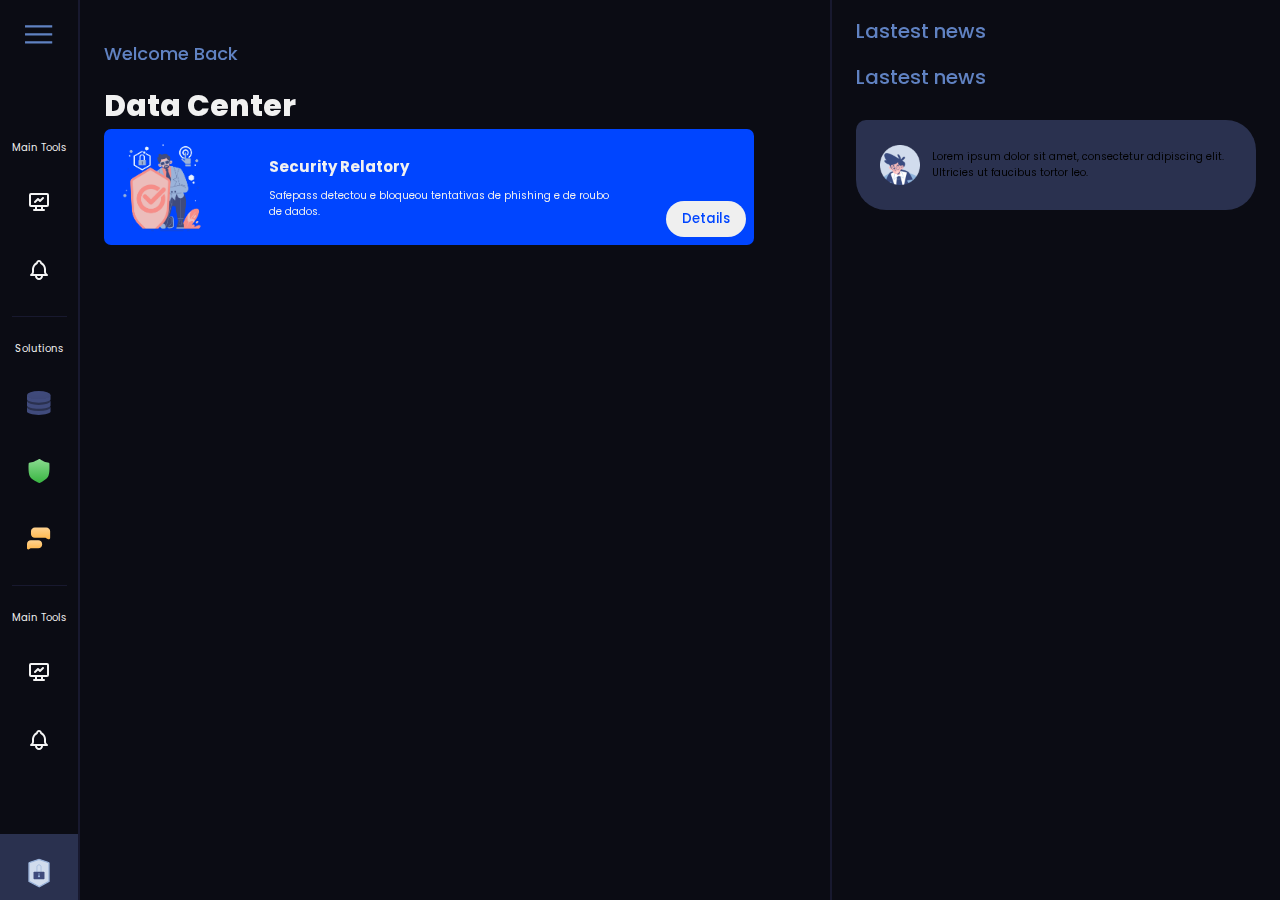
<file: Data-center.html>
<head>
    <meta charset="UTF-8">
    <meta http-equiv="X-UA-Compatible" content="IE=edge">
    <meta name="viewport" content="width=device-width, initial-scale=1.0">
    <link rel="stylesheet" href="./styles/style.css">
    <link rel="stylesheet" href="./styles/total.css">
    <link rel="stylesheet" href="./styles/Data-center.css">
    <link rel="stylesheet" href="./styles/header.css">
    <link rel="stylesheet" href="./styles/footer.css">
    <link rel="stylesheet" href="./svg.css">
    <!-- Font -->
    <link href="https://fonts.googleapis.com/css2?family=Poppins:wght@300;400;500;700;800&display=swap"
        rel="stylesheet">
    <!-- Font -->

    <link rel="apple-touch-icon" sizes="180x180" href="./image/favicon_io/apple-touch-icon.png">
    <link rel="icon" type="image/png" sizes="32x32" href="./image/favicon_io/favicon-32x32.png">
    <link rel="icon" type="image/png" sizes="16x16" href="./image/favicon_io/favicon-16x16.png">
    <title>App SafePass - Data Center</title>
</head>

<body>
    <div class="layout-Data">
        <div class="left_bar">
            <div class="ti_data">
                <h2 class="logo_comp">
                    Safepass
                </h2>

                <svg class="svg_arrow in_svg" width="30" height="20" viewBox="0 0 35 25" fill="none" xmlns="http://www.w3.org/2000/svg">
                    <path d="M0.0297852 2.97058H34.0298M0.0297852 12.9706H34.0298M0.0297852 22.9706H34.0298" stroke="#6082C2" stroke-width="3"/>
                    </svg>
                    
            </div>

            <div class="cont-tools">
                <div class="tools">
                    <ul class="l-tools main_to">
                        <p>Main Tools</p>

                        <li class="to_ic">
                            <svg width="24" height="24" viewBox="0 0 24 24" fill="none"
                                xmlns="http://www.w3.org/2000/svg">
                                <path
                                    d="M20 4H4C3.44772 4 3 4.44772 3 5V15C3 15.5523 3.44772 16 4 16H20C20.5523 16 21 15.5523 21 15V5C21 4.44772 20.5523 4 20 4Z"
                                    stroke="#F4F4F4" stroke-width="2" stroke-linecap="round" stroke-linejoin="round" />
                                <path d="M7 20H17" stroke="#F4F4F4" stroke-width="2" stroke-linecap="round"
                                    stroke-linejoin="round" />
                                <path d="M9 16V20" stroke="#F4F4F4" stroke-width="2" stroke-linecap="round"
                                    stroke-linejoin="round" />
                                <path d="M15 16V20" stroke="#F4F4F4" stroke-width="2" stroke-linecap="round"
                                    stroke-linejoin="round" />
                                <path d="M8 12L11 9L13 11L16 8" stroke="#F4F4F4" stroke-width="2" stroke-linecap="round"
                                    stroke-linejoin="round" />
                            </svg>

                            <p id="p_ic">Dashboard</p>
                        </li>

                        <li class="to_ic">
                            <svg width="24" height="24" viewBox="0 0 24 24" fill="none"
                                xmlns="http://www.w3.org/2000/svg">
                                <path
                                    d="M10 5C10 4.46957 10.2107 3.96086 10.5858 3.58579C10.9609 3.21071 11.4696 3 12 3C12.5304 3 13.0391 3.21071 13.4142 3.58579C13.7893 3.96086 14 4.46957 14 5C15.1484 5.54303 16.1274 6.38833 16.8321 7.4453C17.5367 8.50227 17.9404 9.73107 18 11V14C18.0753 14.6217 18.2954 15.2171 18.6428 15.7381C18.9902 16.2592 19.4551 16.6914 20 17H4C4.54494 16.6914 5.00981 16.2592 5.35719 15.7381C5.70457 15.2171 5.92474 14.6217 6 14V11C6.05956 9.73107 6.4633 8.50227 7.16795 7.4453C7.8726 6.38833 8.85159 5.54303 10 5"
                                    stroke="#F4F4F4" stroke-width="2" stroke-linecap="round" stroke-linejoin="round" />
                                <path
                                    d="M9 18C9 18.7956 9.31607 19.5587 9.87868 20.1213C10.4413 20.6839 11.2044 21 12 21C12.7956 21 13.5587 20.6839 14.1213 20.1213C14.6839 19.5587 15 18.7956 15 18"
                                    stroke="#F4F4F4" stroke-width="2" stroke-linejoin="round" />
                            </svg>
                            <p id="p_ic">Alert</p>
                        </li>

                    </ul>

                    <ul class="l-tools sol_to">
                        <p>Solutions</p>

                        <li class="to_ic">
                            <svg width="24" height="24" viewBox="0 0 24 24" fill="none"
                                xmlns="http://www.w3.org/2000/svg">
                                <path
                                    d="M23.5429 20.856C23.5429 22.2137 18.2726 24 11.7715 24C5.27033 24 0.000110626 22.2137 0.000110626 20.856C0.000110626 19.8581 0 16.4572 0 16.4572L11.7715 18.6263L23.5429 16.4572C23.5429 16.4572 23.5429 20.3153 23.5429 20.856Z"
                                    fill="#404B7C" />
                                <ellipse cx="11.7714" cy="16.2286" rx="11.7714" ry="3.88571" fill="#2A314F" />
                                <path
                                    d="M23.5429 14.6846C23.5429 16.0423 18.2726 17.8286 11.7715 17.8286C5.27033 17.8286 0.000110626 16.0423 0.000110626 14.6846C0.000110626 13.6867 0 10.2858 0 10.2858L11.7715 12.4549L23.5429 10.2858C23.5429 10.2858 23.5429 14.1439 23.5429 14.6846Z"
                                    fill="#404B7C" />
                                <ellipse cx="11.7714" cy="10.0571" rx="11.7714" ry="3.88571" fill="#2A314F" />
                                <path
                                    d="M23.5429 8.5131C23.5429 9.87078 18.2726 11.6571 11.7715 11.6571C5.27033 11.6571 0.000110626 9.87078 0.000110626 8.5131C0.000110626 7.51523 0 4.11426 0 4.11426L11.7715 6.28338L23.5429 4.11426C23.5429 4.11426 23.5429 7.97238 23.5429 8.5131Z"
                                    fill="#404B7C" />
                                <g filter="url(#filter0_i_380:499)">
                                    <ellipse cx="11.7714" cy="3.88571" rx="11.7714" ry="3.88571" fill="#404B7C" />
                                </g>
                                <defs>
                                    <filter id="filter0_i_380:499" x="0" y="-4" width="23.543" height="11.7715"
                                        filterUnits="userSpaceOnUse" color-interpolation-filters="sRGB">
                                        <feFlood flood-opacity="0" result="BackgroundImageFix" />
                                        <feBlend mode="normal" in="SourceGraphic" in2="BackgroundImageFix"
                                            result="shape" />
                                        <feColorMatrix in="SourceAlpha" type="matrix"
                                            values="0 0 0 0 0 0 0 0 0 0 0 0 0 0 0 0 0 0 127 0" result="hardAlpha" />
                                        <feOffset dy="-4" />
                                        <feGaussianBlur stdDeviation="2.5" />
                                        <feComposite in2="hardAlpha" operator="arithmetic" k2="-1" k3="1" />
                                        <feColorMatrix type="matrix"
                                            values="0 0 0 0 0 0 0 0 0 0 0 0 0 0 0 0 0 0 0.04 0" />
                                        <feBlend mode="normal" in2="shape" result="effect1_innerShadow_380:499" />
                                    </filter>
                                </defs>
                            </svg>



                            <p id="p_ic">Data Base</p>
                        </li>

                        <li class="to_ic">
                            <svg width="24" height="24" viewBox="0 0 24 24" fill="none" xmlns="http://www.w3.org/2000/svg">
                                <path d="M16.9249 2.58462C15.4376 1.84096 13.5878 0.63702 12.8135 0.121122C12.5873 -0.0296066 12.2964 -0.0405248 12.0598 0.0932398C11.1767 0.592377 8.95952 1.82722 7.31849 2.58462C5.74826 3.30934 3.38551 3.67616 2.30115 3.81438C1.96422 3.85733 1.69746 4.12301 1.67236 4.46174C1.51799 6.54522 1.12269 13.6952 2.66261 16.9649C4.48118 20.8262 11.0975 23.5186 12.2682 23.97C12.3833 24.0143 12.5071 24.0093 12.6186 23.9565C13.7388 23.4256 19.9746 20.3476 21.404 16.9649C22.7824 13.7029 22.502 6.57591 22.3842 4.47519C22.3649 4.13083 22.0965 3.85662 21.7545 3.81232C20.6751 3.67253 18.3672 3.30576 16.9249 2.58462Z" fill="url(#paint0_linear_380:501)"/>
                                <defs>
                                <linearGradient id="paint0_linear_380:501" x1="12.0002" y1="0" x2="12.0002" y2="24" gradientUnits="userSpaceOnUse">
                                <stop stop-color="#8ADB90"/>
                                <stop offset="1" stop-color="#38B541"/>
                                </linearGradient>
                                </defs>
                                </svg>
                                

                            <p id="p_ic">Alert</p>
                        </li>

                        <li class="to_ic">
                            <svg width="25" height="24" viewBox="0 0 25 24" fill="none"
                                xmlns="http://www.w3.org/2000/svg">
                                <path
                                    d="M4.15283 4C4.15283 1.79086 5.94369 0 8.15283 0H20.1132C22.3224 0 24.1132 1.79086 24.1132 4V10.6931V10.6931C24.1132 11.9861 22.6909 12.7744 21.5944 12.0891L20.0126 11.1005C19.5866 10.8342 19.0944 10.6931 18.5921 10.6931H8.15283C5.94369 10.6931 4.15283 8.90221 4.15283 6.69307V4Z"
                                    fill="url(#paint0_linear_186:493)" />
                                <path
                                    d="M15.7964 17.3069C15.7964 15.0977 14.0055 13.3069 11.7964 13.3069H3.99981C1.79067 13.3069 -0.00019302 15.0977 -0.00019302 17.3069V21.6754V21.6754C-0.00019302 22.683 1.11166 23.2942 1.96236 22.7541L2.95395 22.1247C3.41626 21.8312 3.95254 21.6754 4.50013 21.6754H11.7964C14.0055 21.6754 15.7964 19.8845 15.7964 17.6754V17.3069Z"
                                    fill="url(#paint1_linear_186:493)" />
                                <defs>
                                    <linearGradient id="paint0_linear_186:493" x1="14.133" y1="0" x2="14.133"
                                        y2="13.6634" gradientUnits="userSpaceOnUse">
                                        <stop stop-color="#FFD391" />
                                        <stop offset="1" stop-color="#FFB444" />
                                    </linearGradient>
                                    <linearGradient id="paint1_linear_186:493" x1="7.8981" y1="13.3069" x2="7.8981"
                                        y2="24" gradientUnits="userSpaceOnUse">
                                        <stop stop-color="#FFD391" />
                                        <stop offset="1" stop-color="#FFB444" />
                                    </linearGradient>
                                </defs>
                            </svg>


                            <p id="p_ic">Team</p>
                        </li>

                    </ul>

                    <ul class="l-tools other_to">
                        <p>Main Tools</p>

                        <li class="to_ic">
                            <svg width="24" height="24" viewBox="0 0 24 24" fill="none"
                                xmlns="http://www.w3.org/2000/svg">
                                <path
                                    d="M20 4H4C3.44772 4 3 4.44772 3 5V15C3 15.5523 3.44772 16 4 16H20C20.5523 16 21 15.5523 21 15V5C21 4.44772 20.5523 4 20 4Z"
                                    stroke="#F4F4F4" stroke-width="2" stroke-linecap="round" stroke-linejoin="round" />
                                <path d="M7 20H17" stroke="#F4F4F4" stroke-width="2" stroke-linecap="round"
                                    stroke-linejoin="round" />
                                <path d="M9 16V20" stroke="#F4F4F4" stroke-width="2" stroke-linecap="round"
                                    stroke-linejoin="round" />
                                <path d="M15 16V20" stroke="#F4F4F4" stroke-width="2" stroke-linecap="round"
                                    stroke-linejoin="round" />
                                <path d="M8 12L11 9L13 11L16 8" stroke="#F4F4F4" stroke-width="2" stroke-linecap="round"
                                    stroke-linejoin="round" />
                            </svg>

                            <p id="p_ic">Dashboard</p>
                        </li>

                        <li class="to_ic">
                            <svg width="24" height="24" viewBox="0 0 24 24" fill="none"
                                xmlns="http://www.w3.org/2000/svg">
                                <path
                                    d="M10 5C10 4.46957 10.2107 3.96086 10.5858 3.58579C10.9609 3.21071 11.4696 3 12 3C12.5304 3 13.0391 3.21071 13.4142 3.58579C13.7893 3.96086 14 4.46957 14 5C15.1484 5.54303 16.1274 6.38833 16.8321 7.4453C17.5367 8.50227 17.9404 9.73107 18 11V14C18.0753 14.6217 18.2954 15.2171 18.6428 15.7381C18.9902 16.2592 19.4551 16.6914 20 17H4C4.54494 16.6914 5.00981 16.2592 5.35719 15.7381C5.70457 15.2171 5.92474 14.6217 6 14V11C6.05956 9.73107 6.4633 8.50227 7.16795 7.4453C7.8726 6.38833 8.85159 5.54303 10 5"
                                    stroke="#F4F4F4" stroke-width="2" stroke-linecap="round" stroke-linejoin="round" />
                                <path
                                    d="M9 18C9 18.7956 9.31607 19.5587 9.87868 20.1213C10.4413 20.6839 11.2044 21 12 21C12.7956 21 13.5587 20.6839 14.1213 20.1213C14.6839 19.5587 15 18.7956 15 18"
                                    stroke="#F4F4F4" stroke-width="2" stroke-linejoin="round" />
                            </svg>
                            <p id="p_ic">Alert</p>
                        </li>

                    </ul>
                </div>


            </div>

            <div class="footer_data-left">
                <div class="img-user">
                    <img src="./image/Logo.svg" alt="">
                </div>

                <div class="user-data">
                    <h3>Savio André</h3>
                    <p class="fo-na">Front-End</p>
                </div>
            </div>
        </div>

        <div class="main_content">
            <div class="title_data">
                <h2 class="sty">
                    Welcome Back
                </h2>

                <h1 class="d_title">
                    Data Center
                </h1>
            </div>

            <div class="alert">
                <div class="img">
                    <img src="./image/Secure.png" alt="" class="jks">
                </div>

                <div class="main_alert">
                    <h2 class="ht">
                        Security Relatory
                    </h2>

                    <p class="p">
                        Safepass detectou e bloqueou tentativas de phishing e de roubo de dados.
                    </p>


                </div>

                <div class="btn">
                    <button class="btn_details">Details</button>
                </div>
            </div>
        </div>

        <div class="rigth_bar">
            <div class="news">
                <div class="ti_newd">
                    <h2 class="sty">Lastest news</h2>
                    <h2 class="sty">Lastest news</h2>
                </div>

                <div class="news_cont">
                    <img src="./image/Chat.png" alt="">

                    <div class="txt_news">
                        <p>Lorem ipsum dolor sit amet, consectetur adipiscing elit. Ultricies ut faucibus tortor leo.
                        </p>
                    </div>
                </div>
            </div>
        </div>
    </div>

    <script src="./data.js"></script>
</body>
</file>
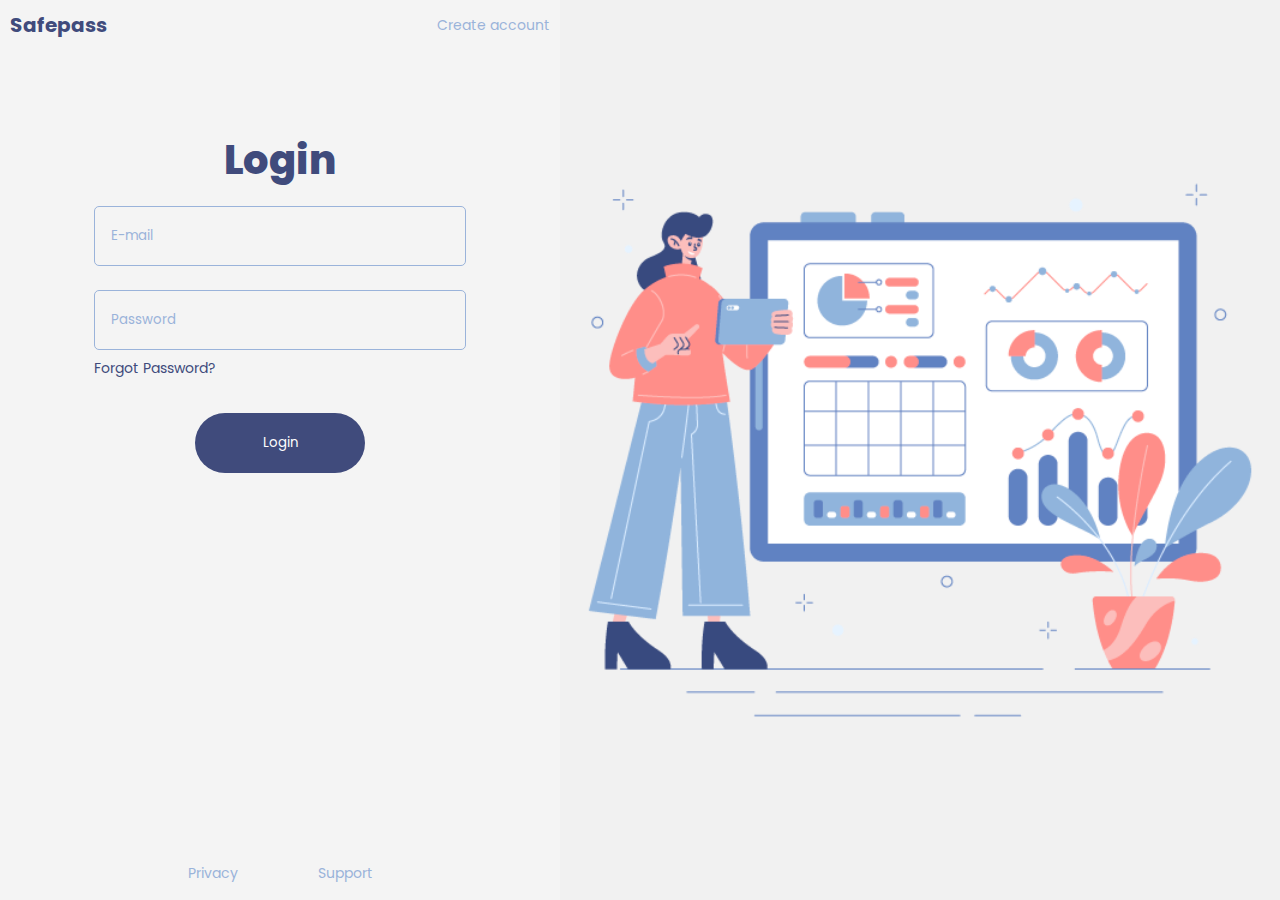
<file: login.html>
<!DOCTYPE html>
<html lang="en">

<head>
    <meta charset="UTF-8">
    <meta http-equiv="X-UA-Compatible" content="IE=edge">
    <meta name="viewport" content="width=device-width, initial-scale=1.0">
    <!-- Link -->
    <link href="https://fonts.googleapis.com/css2?family=Poppins:wght@400;500;700;800&display=swap" rel="stylesheet">

    <link rel="stylesheet" href="./styles/style.css">
    <link rel="stylesheet" href="./styles/login.css">
    <link rel="stylesheet" href="./styles/total.css">
    <!-- Link -->
    <link rel="apple-touch-icon" sizes="180x180" href="./image/favicon_io/apple-touch-icon.png">
    <link rel="icon" type="image/png" sizes="32x32" href="./image/favicon_io/favicon-32x32.png">
    <link rel="icon" type="image/png" sizes="16x16" href="./image/favicon_io/favicon-16x16.png">
    <title>Safepass - Login</title>
</head>

<body>
    <section class="login">
        <div class="area_login">

            <header class="header_login">
                <div class="header_logo">
                    <a href="./index.html">
                        <h3 class="name_logo">Safepass</h3>
                    </a>
                </div>

                <div class="sign">
                    <a href="./sign.html">
                        <p class="h_A">Create account</p>
                    </a>
                </div>
            </header>

            <div class="main">
                <div class="form">
                    <div class="tittle_login">
                        <h1>Login</h1>
                    </div>

                    <form action="" class="logiForm">

                        <div class="email_login">
                            <input type="email" class="email in" placeholder="E-mail">
                        </div>


                        <div class="pass_login">
                            <input type="password" name="password" class="password in" placeholder="Password">
                            <div class="forgot">
                                <a href="" class="fo_pass">Forgot Password?</a>
                                <div class="fas"></div>
                            </div>
                        </div>


                        <button type="submit" class="bt_login o">
                            Login
                        </button>

                    </form>
                </div>

                <div class="footer_login">
                    <h3 class="h_F">
                        <a class="h_A" href="#Privacy">Privacy</a>
                    </h3>

                    <h3 class="h_F">
                        <a class="h_A" href="#Support">Support</a>
                    </h3>
                    </footer>
                </div>

            </div>
        </div>

        <div class="bg_login">
            <img src="./image/Dashboard.png" class="i_se" alt="Logn in Safepass" width="800px">
        </div>
    </section>
    <script src="./login.js"></script>
</body>

</html>
</file>
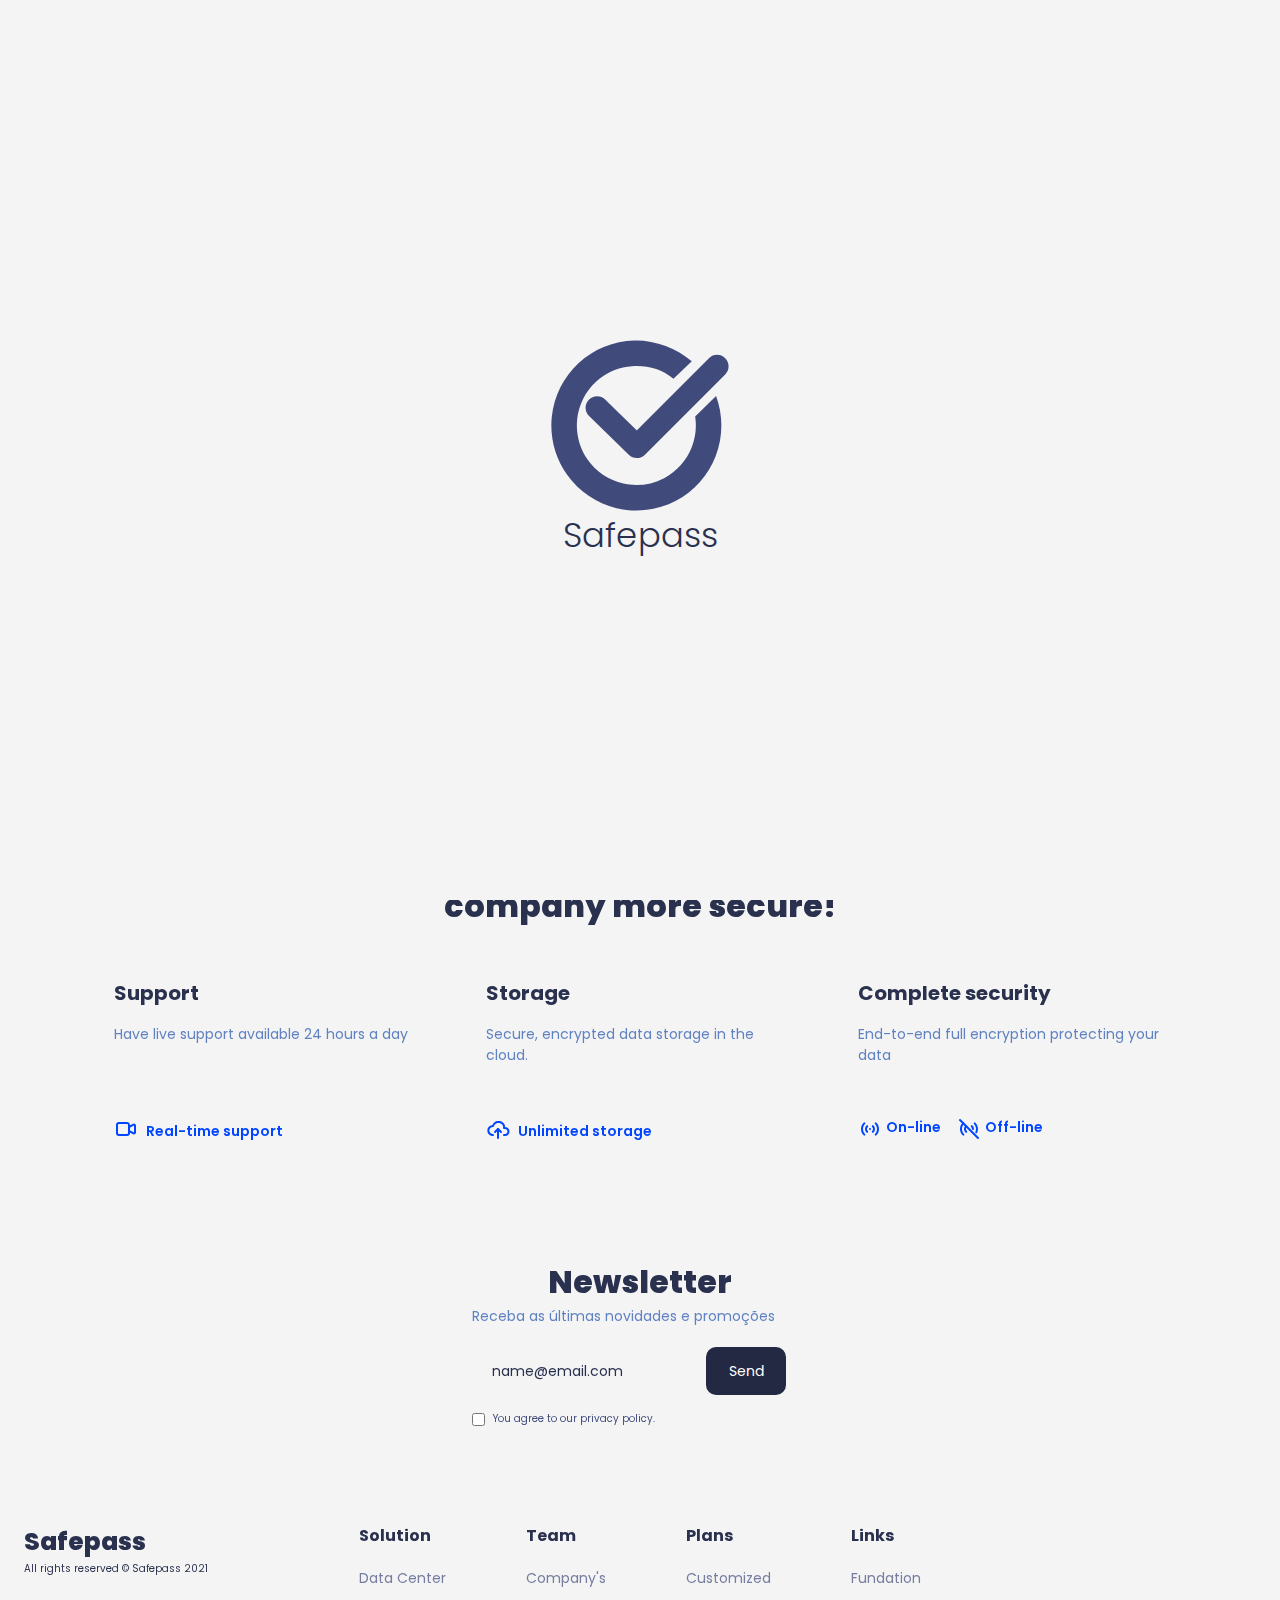
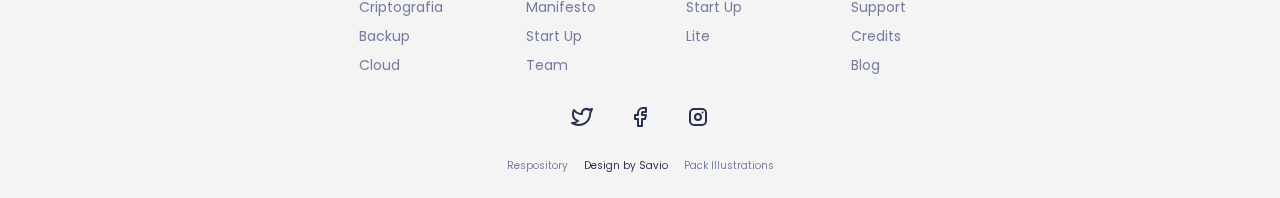
<file: pricing.html>
<!DOCTYPE html>
<html lang="en">

<head>
    <meta charset="UTF-8">
    <meta http-equiv="X-UA-Compatible" content="IE=edge">
    <meta name="viewport" content="width=device-width, initial-scale=1.0">
    <!-- Links -->
    <link rel="stylesheet" href="./styles/style.css">
    <link rel="stylesheet" href="./styles/pricing.css">
    <link rel="stylesheet" href="./styles/total.css">
    <link rel="stylesheet" href="./styles/header.css">
    <link rel="stylesheet" href="./styles/footer.css">
    <link rel="stylesheet" href="./svg.css">


    <!-- Font -->
    <link href="https://fonts.googleapis.com/css2?family=Poppins:wght@400;500;700;800&display=swap" rel="stylesheet">
    <!-- Font -->

    <link rel="apple-touch-icon" sizes="180x180" href="./image/favicon_io/apple-touch-icon.png">
    <link rel="icon" type="image/png" sizes="32x32" href="./image/favicon_io/favicon-32x32.png">
    <link rel="icon" type="image/png" sizes="16x16" href="./image/favicon_io/favicon-16x16.png">
    <title>Safepass - Pricing</title>

</head>

<body>
    <header id="header" class="header"></header>
    <div class="inject off" style="position: fixed;">
        <div class="name">
            <h2 class="head-name"></h2>
        </div>
        <div class="img_ma">
            <img src="./image/Dashboard.png" class="img-bar">
            <ul class="ma_ul">
            </ul>
        </div>

    </div>

    <section class="layout b-b">
        <section class="price">
            <div class="Pri_tittle" id="plan">
                <h1 class="h1_Pri H_tittle">
                    Prices and Plans
                </h1>

                <p class="p_pri">
                    Flexible pricing for companies of all sizes.
                </p>

            </div>

            <section class="Plan">
                <div class="in_pri">
                    <p class="year">Yearly</p>

                    <div class="sw_pri">
                        <input type="checkbox" class="in_swi">
                    </div>

                    <p class="month">Monthly</p>
                </div>

                <div class="cards">
                    <!-- Card -->
                    <div class="basic Ca_w C_plan a_p">
                        <div class="plan_tittle">
                            <h1 class="c_tittle H_tittle b_">Lite</h1>
                            <div class="price_p one_" style="font-size: 24px; font-weight: 700;">R$ 9,99</div>
                        </div>

                        <div class="a_opt">
                            <ul class="ul_c">
                                <li class="l_opt">
                                    <div class="rigth">
                                        <svg width="22" height="22" viewBox="0 0 22 22" fill="none"
                                            xmlns="http://www.w3.org/2000/svg">
                                            <path fill-rule="evenodd" clip-rule="evenodd"
                                                d="M20.4735 6.89866C21.3633 9.30362 21.348 11.9501 20.4306 14.3446C19.5131 16.7391 17.7561 18.7183 15.4871 19.9129C13.2181 21.1076 10.5921 21.4362 8.09863 20.8376C5.60521 20.239 3.41461 18.754 1.9353 16.6594C0.455993 14.5649 -0.211038 12.0038 0.0585865 9.45372C0.328211 6.90366 1.51608 4.5387 3.40071 2.79982C5.28533 1.06094 7.73806 0.0668502 10.3015 0.00290764C12.865 -0.0610349 15.4885 0.93383 17.4575 2.57658L15.1785 4.76168C13.8002 3.61176 12.175 3.12665 10.3806 3.17141C8.58614 3.21617 6.86923 3.91203 5.54999 5.12925C4.23075 6.34646 3.39924 8.00193 3.21051 9.78698C3.02177 11.572 3.48869 13.3648 4.5242 14.831C5.55972 16.2972 7.09314 17.3367 8.83854 17.7557C10.5839 18.1747 12.4222 17.9447 14.0104 17.1084C15.5987 16.2722 16.8287 14.8868 17.4709 13.2106C17.9322 12.0066 18.0677 10.7117 17.8766 9.45372L20.4735 6.89866ZM21.5631 4.4102C22.1456 3.82773 22.1456 2.88335 21.5631 2.30087C20.9806 1.71839 20.0362 1.71839 19.4538 2.30087L10.6271 11.1275L7.08289 7.58335C6.50041 7.00087 5.55603 7.00087 4.97355 7.58335C4.39108 8.16583 4.39108 9.11021 4.97355 9.69268L9.48453 14.2037C10.1155 14.8347 11.1386 14.8347 11.7696 14.2037L21.5631 4.4102Z"
                                                fill="#6082C2" />
                                        </svg>


                                    </div>
                                    <span class="txt_c">Storage up to 500mb in the cloud</span>
                                </li>

                                <li class="l_opt">
                                    <div class="rigth">
                                        <svg width="22" height="22" viewBox="0 0 22 22" fill="none"
                                            xmlns="http://www.w3.org/2000/svg">
                                            <path fill-rule="evenodd" clip-rule="evenodd"
                                                d="M20.4735 6.89866C21.3633 9.30362 21.348 11.9501 20.4306 14.3446C19.5131 16.7391 17.7561 18.7183 15.4871 19.9129C13.2181 21.1076 10.5921 21.4362 8.09863 20.8376C5.60521 20.239 3.41461 18.754 1.9353 16.6594C0.455993 14.5649 -0.211038 12.0038 0.0585865 9.45372C0.328211 6.90366 1.51608 4.5387 3.40071 2.79982C5.28533 1.06094 7.73806 0.0668502 10.3015 0.00290764C12.865 -0.0610349 15.4885 0.93383 17.4575 2.57658L15.1785 4.76168C13.8002 3.61176 12.175 3.12665 10.3806 3.17141C8.58614 3.21617 6.86923 3.91203 5.54999 5.12925C4.23075 6.34646 3.39924 8.00193 3.21051 9.78698C3.02177 11.572 3.48869 13.3648 4.5242 14.831C5.55972 16.2972 7.09314 17.3367 8.83854 17.7557C10.5839 18.1747 12.4222 17.9447 14.0104 17.1084C15.5987 16.2722 16.8287 14.8868 17.4709 13.2106C17.9322 12.0066 18.0677 10.7117 17.8766 9.45372L20.4735 6.89866ZM21.5631 4.4102C22.1456 3.82773 22.1456 2.88335 21.5631 2.30087C20.9806 1.71839 20.0362 1.71839 19.4538 2.30087L10.6271 11.1275L7.08289 7.58335C6.50041 7.00087 5.55603 7.00087 4.97355 7.58335C4.39108 8.16583 4.39108 9.11021 4.97355 9.69268L9.48453 14.2037C10.1155 14.8347 11.1386 14.8347 11.7696 14.2037L21.5631 4.4102Z"
                                                fill="#6082C2" />
                                        </svg>


                                    </div>
                                    <span class="txt_c">Weekly full backup</span>
                                </li>

                                <li class="l_opt">
                                    <div class="rigth">
                                        <svg width="22" height="22" viewBox="0 0 22 22" fill="none"
                                            xmlns="http://www.w3.org/2000/svg">
                                            <path fill-rule="evenodd" clip-rule="evenodd"
                                                d="M20.4735 6.89866C21.3633 9.30362 21.348 11.9501 20.4306 14.3446C19.5131 16.7391 17.7561 18.7183 15.4871 19.9129C13.2181 21.1076 10.5921 21.4362 8.09863 20.8376C5.60521 20.239 3.41461 18.754 1.9353 16.6594C0.455993 14.5649 -0.211038 12.0038 0.0585865 9.45372C0.328211 6.90366 1.51608 4.5387 3.40071 2.79982C5.28533 1.06094 7.73806 0.0668502 10.3015 0.00290764C12.865 -0.0610349 15.4885 0.93383 17.4575 2.57658L15.1785 4.76168C13.8002 3.61176 12.175 3.12665 10.3806 3.17141C8.58614 3.21617 6.86923 3.91203 5.54999 5.12925C4.23075 6.34646 3.39924 8.00193 3.21051 9.78698C3.02177 11.572 3.48869 13.3648 4.5242 14.831C5.55972 16.2972 7.09314 17.3367 8.83854 17.7557C10.5839 18.1747 12.4222 17.9447 14.0104 17.1084C15.5987 16.2722 16.8287 14.8868 17.4709 13.2106C17.9322 12.0066 18.0677 10.7117 17.8766 9.45372L20.4735 6.89866ZM21.5631 4.4102C22.1456 3.82773 22.1456 2.88335 21.5631 2.30087C20.9806 1.71839 20.0362 1.71839 19.4538 2.30087L10.6271 11.1275L7.08289 7.58335C6.50041 7.00087 5.55603 7.00087 4.97355 7.58335C4.39108 8.16583 4.39108 9.11021 4.97355 9.69268L9.48453 14.2037C10.1155 14.8347 11.1386 14.8347 11.7696 14.2037L21.5631 4.4102Z"
                                                fill="#6082C2" />
                                        </svg>


                                    </div>
                                    <span class="txt_c">Document authentication</span>
                                </li>

                                <li class="l_opt">
                                    <div class="rigth">
                                        <svg width="22" height="22" viewBox="0 0 22 22" fill="none"
                                            xmlns="http://www.w3.org/2000/svg">
                                            <path fill-rule="evenodd" clip-rule="evenodd"
                                                d="M20.4735 6.89866C21.3633 9.30362 21.348 11.9501 20.4306 14.3446C19.5131 16.7391 17.7561 18.7183 15.4871 19.9129C13.2181 21.1076 10.5921 21.4362 8.09863 20.8376C5.60521 20.239 3.41461 18.754 1.9353 16.6594C0.455993 14.5649 -0.211038 12.0038 0.0585865 9.45372C0.328211 6.90366 1.51608 4.5387 3.40071 2.79982C5.28533 1.06094 7.73806 0.0668502 10.3015 0.00290764C12.865 -0.0610349 15.4885 0.93383 17.4575 2.57658L15.1785 4.76168C13.8002 3.61176 12.175 3.12665 10.3806 3.17141C8.58614 3.21617 6.86923 3.91203 5.54999 5.12925C4.23075 6.34646 3.39924 8.00193 3.21051 9.78698C3.02177 11.572 3.48869 13.3648 4.5242 14.831C5.55972 16.2972 7.09314 17.3367 8.83854 17.7557C10.5839 18.1747 12.4222 17.9447 14.0104 17.1084C15.5987 16.2722 16.8287 14.8868 17.4709 13.2106C17.9322 12.0066 18.0677 10.7117 17.8766 9.45372L20.4735 6.89866ZM21.5631 4.4102C22.1456 3.82773 22.1456 2.88335 21.5631 2.30087C20.9806 1.71839 20.0362 1.71839 19.4538 2.30087L10.6271 11.1275L7.08289 7.58335C6.50041 7.00087 5.55603 7.00087 4.97355 7.58335C4.39108 8.16583 4.39108 9.11021 4.97355 9.69268L9.48453 14.2037C10.1155 14.8347 11.1386 14.8347 11.7696 14.2037L21.5631 4.4102Z"
                                                fill="#6082C2" />
                                        </svg>


                                    </div>
                                    <span class="txt_c">Daily data analysis up to 250mb</span>
                                </li>

                                <li class="l_opt">
                                    <div class="rigth">
                                        <svg width="22" height="22" viewBox="0 0 22 22" fill="none"
                                            xmlns="http://www.w3.org/2000/svg">
                                            <path fill-rule="evenodd" clip-rule="evenodd"
                                                d="M20.4735 6.89866C21.3633 9.30362 21.348 11.9501 20.4306 14.3446C19.5131 16.7391 17.7561 18.7183 15.4871 19.9129C13.2181 21.1076 10.5921 21.4362 8.09863 20.8376C5.60521 20.239 3.41461 18.754 1.9353 16.6594C0.455993 14.5649 -0.211038 12.0038 0.0585865 9.45372C0.328211 6.90366 1.51608 4.5387 3.40071 2.79982C5.28533 1.06094 7.73806 0.0668502 10.3015 0.00290764C12.865 -0.0610349 15.4885 0.93383 17.4575 2.57658L15.1785 4.76168C13.8002 3.61176 12.175 3.12665 10.3806 3.17141C8.58614 3.21617 6.86923 3.91203 5.54999 5.12925C4.23075 6.34646 3.39924 8.00193 3.21051 9.78698C3.02177 11.572 3.48869 13.3648 4.5242 14.831C5.55972 16.2972 7.09314 17.3367 8.83854 17.7557C10.5839 18.1747 12.4222 17.9447 14.0104 17.1084C15.5987 16.2722 16.8287 14.8868 17.4709 13.2106C17.9322 12.0066 18.0677 10.7117 17.8766 9.45372L20.4735 6.89866ZM21.5631 4.4102C22.1456 3.82773 22.1456 2.88335 21.5631 2.30087C20.9806 1.71839 20.0362 1.71839 19.4538 2.30087L10.6271 11.1275L7.08289 7.58335C6.50041 7.00087 5.55603 7.00087 4.97355 7.58335C4.39108 8.16583 4.39108 9.11021 4.97355 9.69268L9.48453 14.2037C10.1155 14.8347 11.1386 14.8347 11.7696 14.2037L21.5631 4.4102Z"
                                                fill="#6082C2" />
                                        </svg>


                                    </div>
                                    <span class="txt_c">Full encryption</span>
                                </li>
                            </ul>
                        </div>


                        <div class="btn_lite btn_cards">
                            <a href="/lite">
                                <button class="Bu_l btn tr-efc" type="submit">Try Free</button>
                            </a>
                        </div>

                    </div>
                    <!-- Card -->
                    <div class="start_up Ca_w C_plan a_p">
                        <div class="plan_tittle">
                            <h1 class="c_tittle r_">Start Up</h1>
                            <div class="price_p two_" style="font-size: 24px; font-weight: 700;">$ 14,99</div>
                        </div>

                        <div class="a_opt">
                            <ul class="ul_c">
                                <li class="l_opt">
                                    <div class="rigth">
                                        <svg width="22" height="22" viewBox="0 0 22 22" fill="none"
                                            xmlns="http://www.w3.org/2000/svg">
                                            <path fill-rule="evenodd" clip-rule="evenodd"
                                                d="M20.4735 6.89866C21.3633 9.30362 21.348 11.9501 20.4306 14.3446C19.5131 16.7391 17.7561 18.7183 15.4871 19.9129C13.2181 21.1076 10.5921 21.4362 8.09863 20.8376C5.60521 20.239 3.41461 18.754 1.9353 16.6594C0.455993 14.5649 -0.211038 12.0038 0.0585865 9.45372C0.328211 6.90366 1.51608 4.5387 3.40071 2.79982C5.28533 1.06094 7.73806 0.0668502 10.3015 0.00290764C12.865 -0.0610349 15.4885 0.93383 17.4575 2.57658L15.1785 4.76168C13.8002 3.61176 12.175 3.12665 10.3806 3.17141C8.58614 3.21617 6.86923 3.91203 5.54999 5.12925C4.23075 6.34646 3.39924 8.00193 3.21051 9.78698C3.02177 11.572 3.48869 13.3648 4.5242 14.831C5.55972 16.2972 7.09314 17.3367 8.83854 17.7557C10.5839 18.1747 12.4222 17.9447 14.0104 17.1084C15.5987 16.2722 16.8287 14.8868 17.4709 13.2106C17.9322 12.0066 18.0677 10.7117 17.8766 9.45372L20.4735 6.89866ZM21.5631 4.4102C22.1456 3.82773 22.1456 2.88335 21.5631 2.30087C20.9806 1.71839 20.0362 1.71839 19.4538 2.30087L10.6271 11.1275L7.08289 7.58335C6.50041 7.00087 5.55603 7.00087 4.97355 7.58335C4.39108 8.16583 4.39108 9.11021 4.97355 9.69268L9.48453 14.2037C10.1155 14.8347 11.1386 14.8347 11.7696 14.2037L21.5631 4.4102Z"
                                                fill="#F68D88" />
                                        </svg>

                                    </div>
                                    <span class="txt_c">Storage up to 1Gb in the cloud</span>
                                </li>

                                <li class="l_opt">
                                    <div class="rigth">
                                        <svg width="22" height="22" viewBox="0 0 22 22" fill="none"
                                            xmlns="http://www.w3.org/2000/svg">
                                            <path fill-rule="evenodd" clip-rule="evenodd"
                                                d="M20.4735 6.89866C21.3633 9.30362 21.348 11.9501 20.4306 14.3446C19.5131 16.7391 17.7561 18.7183 15.4871 19.9129C13.2181 21.1076 10.5921 21.4362 8.09863 20.8376C5.60521 20.239 3.41461 18.754 1.9353 16.6594C0.455993 14.5649 -0.211038 12.0038 0.0585865 9.45372C0.328211 6.90366 1.51608 4.5387 3.40071 2.79982C5.28533 1.06094 7.73806 0.0668502 10.3015 0.00290764C12.865 -0.0610349 15.4885 0.93383 17.4575 2.57658L15.1785 4.76168C13.8002 3.61176 12.175 3.12665 10.3806 3.17141C8.58614 3.21617 6.86923 3.91203 5.54999 5.12925C4.23075 6.34646 3.39924 8.00193 3.21051 9.78698C3.02177 11.572 3.48869 13.3648 4.5242 14.831C5.55972 16.2972 7.09314 17.3367 8.83854 17.7557C10.5839 18.1747 12.4222 17.9447 14.0104 17.1084C15.5987 16.2722 16.8287 14.8868 17.4709 13.2106C17.9322 12.0066 18.0677 10.7117 17.8766 9.45372L20.4735 6.89866ZM21.5631 4.4102C22.1456 3.82773 22.1456 2.88335 21.5631 2.30087C20.9806 1.71839 20.0362 1.71839 19.4538 2.30087L10.6271 11.1275L7.08289 7.58335C6.50041 7.00087 5.55603 7.00087 4.97355 7.58335C4.39108 8.16583 4.39108 9.11021 4.97355 9.69268L9.48453 14.2037C10.1155 14.8347 11.1386 14.8347 11.7696 14.2037L21.5631 4.4102Z"
                                                fill="#F68D88" />
                                        </svg>


                                    </div>
                                    <span class="txt_c">Weekly full backup</span>
                                </li>

                                <li class="l_opt">
                                    <div class="rigth">
                                        <svg width="22" height="22" viewBox="0 0 22 22" fill="none"
                                            xmlns="http://www.w3.org/2000/svg">
                                            <path fill-rule="evenodd" clip-rule="evenodd"
                                                d="M20.4735 6.89866C21.3633 9.30362 21.348 11.9501 20.4306 14.3446C19.5131 16.7391 17.7561 18.7183 15.4871 19.9129C13.2181 21.1076 10.5921 21.4362 8.09863 20.8376C5.60521 20.239 3.41461 18.754 1.9353 16.6594C0.455993 14.5649 -0.211038 12.0038 0.0585865 9.45372C0.328211 6.90366 1.51608 4.5387 3.40071 2.79982C5.28533 1.06094 7.73806 0.0668502 10.3015 0.00290764C12.865 -0.0610349 15.4885 0.93383 17.4575 2.57658L15.1785 4.76168C13.8002 3.61176 12.175 3.12665 10.3806 3.17141C8.58614 3.21617 6.86923 3.91203 5.54999 5.12925C4.23075 6.34646 3.39924 8.00193 3.21051 9.78698C3.02177 11.572 3.48869 13.3648 4.5242 14.831C5.55972 16.2972 7.09314 17.3367 8.83854 17.7557C10.5839 18.1747 12.4222 17.9447 14.0104 17.1084C15.5987 16.2722 16.8287 14.8868 17.4709 13.2106C17.9322 12.0066 18.0677 10.7117 17.8766 9.45372L20.4735 6.89866ZM21.5631 4.4102C22.1456 3.82773 22.1456 2.88335 21.5631 2.30087C20.9806 1.71839 20.0362 1.71839 19.4538 2.30087L10.6271 11.1275L7.08289 7.58335C6.50041 7.00087 5.55603 7.00087 4.97355 7.58335C4.39108 8.16583 4.39108 9.11021 4.97355 9.69268L9.48453 14.2037C10.1155 14.8347 11.1386 14.8347 11.7696 14.2037L21.5631 4.4102Z"
                                                fill="#F68D88" />
                                        </svg>


                                    </div>
                                    <span class="txt_c">Document authentication</span>
                                </li>

                                <li class="l_opt">
                                    <div class="rigth">
                                        <svg width="22" height="22" viewBox="0 0 22 22" fill="none"
                                            xmlns="http://www.w3.org/2000/svg">
                                            <path fill-rule="evenodd" clip-rule="evenodd"
                                                d="M20.4735 6.89866C21.3633 9.30362 21.348 11.9501 20.4306 14.3446C19.5131 16.7391 17.7561 18.7183 15.4871 19.9129C13.2181 21.1076 10.5921 21.4362 8.09863 20.8376C5.60521 20.239 3.41461 18.754 1.9353 16.6594C0.455993 14.5649 -0.211038 12.0038 0.0585865 9.45372C0.328211 6.90366 1.51608 4.5387 3.40071 2.79982C5.28533 1.06094 7.73806 0.0668502 10.3015 0.00290764C12.865 -0.0610349 15.4885 0.93383 17.4575 2.57658L15.1785 4.76168C13.8002 3.61176 12.175 3.12665 10.3806 3.17141C8.58614 3.21617 6.86923 3.91203 5.54999 5.12925C4.23075 6.34646 3.39924 8.00193 3.21051 9.78698C3.02177 11.572 3.48869 13.3648 4.5242 14.831C5.55972 16.2972 7.09314 17.3367 8.83854 17.7557C10.5839 18.1747 12.4222 17.9447 14.0104 17.1084C15.5987 16.2722 16.8287 14.8868 17.4709 13.2106C17.9322 12.0066 18.0677 10.7117 17.8766 9.45372L20.4735 6.89866ZM21.5631 4.4102C22.1456 3.82773 22.1456 2.88335 21.5631 2.30087C20.9806 1.71839 20.0362 1.71839 19.4538 2.30087L10.6271 11.1275L7.08289 7.58335C6.50041 7.00087 5.55603 7.00087 4.97355 7.58335C4.39108 8.16583 4.39108 9.11021 4.97355 9.69268L9.48453 14.2037C10.1155 14.8347 11.1386 14.8347 11.7696 14.2037L21.5631 4.4102Z"
                                                fill="#F68D88" />
                                        </svg>

                                    </div>
                                    <span class="txt_c">Daily data analysis up to 500mb</span>
                                </li>

                                <li class="l_opt">
                                    <div class="rigth">
                                        <svg width="22" height="22" viewBox="0 0 22 22" fill="none"
                                            xmlns="http://www.w3.org/2000/svg">
                                            <path fill-rule="evenodd" clip-rule="evenodd"
                                                d="M20.4735 6.89866C21.3633 9.30362 21.348 11.9501 20.4306 14.3446C19.5131 16.7391 17.7561 18.7183 15.4871 19.9129C13.2181 21.1076 10.5921 21.4362 8.09863 20.8376C5.60521 20.239 3.41461 18.754 1.9353 16.6594C0.455993 14.5649 -0.211038 12.0038 0.0585865 9.45372C0.328211 6.90366 1.51608 4.5387 3.40071 2.79982C5.28533 1.06094 7.73806 0.0668502 10.3015 0.00290764C12.865 -0.0610349 15.4885 0.93383 17.4575 2.57658L15.1785 4.76168C13.8002 3.61176 12.175 3.12665 10.3806 3.17141C8.58614 3.21617 6.86923 3.91203 5.54999 5.12925C4.23075 6.34646 3.39924 8.00193 3.21051 9.78698C3.02177 11.572 3.48869 13.3648 4.5242 14.831C5.55972 16.2972 7.09314 17.3367 8.83854 17.7557C10.5839 18.1747 12.4222 17.9447 14.0104 17.1084C15.5987 16.2722 16.8287 14.8868 17.4709 13.2106C17.9322 12.0066 18.0677 10.7117 17.8766 9.45372L20.4735 6.89866ZM21.5631 4.4102C22.1456 3.82773 22.1456 2.88335 21.5631 2.30087C20.9806 1.71839 20.0362 1.71839 19.4538 2.30087L10.6271 11.1275L7.08289 7.58335C6.50041 7.00087 5.55603 7.00087 4.97355 7.58335C4.39108 8.16583 4.39108 9.11021 4.97355 9.69268L9.48453 14.2037C10.1155 14.8347 11.1386 14.8347 11.7696 14.2037L21.5631 4.4102Z"
                                                fill="#F68D88" />
                                        </svg>

                                    </div>
                                    <span class="txt_c">Full encryption</span>
                                </li>
                            </ul>
                        </div>

                        <div class="btn_lite btn_cards">
                            <a href="/lite">
                                <button class="Bu_l btn tr-efc" type="submit">Try Free</button>
                            </a>
                        </div>

                    </div>
                    <!-- Card -->
                    <div class="person Ca_w C_plan l_t">
                        <div class="plan_tittle">
                            <h1 class="c_tittle H_tittle cust">
                                <div class="">Customized</div>
                                <div class="" style="font-size: 24px;">Plan</div>
                            </h1>
                        </div>

                        <div class="a_opt">
                            <ul class="ul_c">
                                <li class="l_opt">
                                    <div class="rigth">
                                        <svg width="22" height="22" viewBox="0 0 22 22" fill="none"
                                            xmlns="http://www.w3.org/2000/svg">
                                            <path fill-rule="evenodd" clip-rule="evenodd"
                                                d="M20.4735 6.89866C21.3633 9.30362 21.348 11.9501 20.4306 14.3446C19.5131 16.7391 17.7561 18.7183 15.4871 19.9129C13.2181 21.1076 10.5921 21.4362 8.09863 20.8376C5.60521 20.239 3.41461 18.754 1.9353 16.6594C0.455993 14.5649 -0.211038 12.0038 0.0585865 9.45372C0.328211 6.90366 1.51608 4.5387 3.40071 2.79982C5.28533 1.06094 7.73806 0.0668502 10.3015 0.00290764C12.865 -0.0610349 15.4885 0.93383 17.4575 2.57658L15.1785 4.76168C13.8002 3.61176 12.175 3.12665 10.3806 3.17141C8.58614 3.21617 6.86923 3.91203 5.54999 5.12925C4.23075 6.34646 3.39924 8.00193 3.21051 9.78698C3.02177 11.572 3.48869 13.3648 4.5242 14.831C5.55972 16.2972 7.09314 17.3367 8.83854 17.7557C10.5839 18.1747 12.4222 17.9447 14.0104 17.1084C15.5987 16.2722 16.8287 14.8868 17.4709 13.2106C17.9322 12.0066 18.0677 10.7117 17.8766 9.45372L20.4735 6.89866ZM21.5631 4.4102C22.1456 3.82773 22.1456 2.88335 21.5631 2.30087C20.9806 1.71839 20.0362 1.71839 19.4538 2.30087L10.6271 11.1275L7.08289 7.58335C6.50041 7.00087 5.55603 7.00087 4.97355 7.58335C4.39108 8.16583 4.39108 9.11021 4.97355 9.69268L9.48453 14.2037C10.1155 14.8347 11.1386 14.8347 11.7696 14.2037L21.5631 4.4102Z"
                                                fill="#6082C2" />
                                        </svg>


                                    </div>
                                    <span class="txt_c">Unlimited cloud storage</span>
                                </li>

                                <li class="l_opt">
                                    <div class="rigth">
                                        <svg width="22" height="22" viewBox="0 0 22 22" fill="none"
                                            xmlns="http://www.w3.org/2000/svg">
                                            <path fill-rule="evenodd" clip-rule="evenodd"
                                                d="M20.4735 6.89866C21.3633 9.30362 21.348 11.9501 20.4306 14.3446C19.5131 16.7391 17.7561 18.7183 15.4871 19.9129C13.2181 21.1076 10.5921 21.4362 8.09863 20.8376C5.60521 20.239 3.41461 18.754 1.9353 16.6594C0.455993 14.5649 -0.211038 12.0038 0.0585865 9.45372C0.328211 6.90366 1.51608 4.5387 3.40071 2.79982C5.28533 1.06094 7.73806 0.0668502 10.3015 0.00290764C12.865 -0.0610349 15.4885 0.93383 17.4575 2.57658L15.1785 4.76168C13.8002 3.61176 12.175 3.12665 10.3806 3.17141C8.58614 3.21617 6.86923 3.91203 5.54999 5.12925C4.23075 6.34646 3.39924 8.00193 3.21051 9.78698C3.02177 11.572 3.48869 13.3648 4.5242 14.831C5.55972 16.2972 7.09314 17.3367 8.83854 17.7557C10.5839 18.1747 12.4222 17.9447 14.0104 17.1084C15.5987 16.2722 16.8287 14.8868 17.4709 13.2106C17.9322 12.0066 18.0677 10.7117 17.8766 9.45372L20.4735 6.89866ZM21.5631 4.4102C22.1456 3.82773 22.1456 2.88335 21.5631 2.30087C20.9806 1.71839 20.0362 1.71839 19.4538 2.30087L10.6271 11.1275L7.08289 7.58335C6.50041 7.00087 5.55603 7.00087 4.97355 7.58335C4.39108 8.16583 4.39108 9.11021 4.97355 9.69268L9.48453 14.2037C10.1155 14.8347 11.1386 14.8347 11.7696 14.2037L21.5631 4.4102Z"
                                                fill="#6082C2" />
                                        </svg>


                                    </div>
                                    <span class="txt_c">Security training virtually</span>
                                </li>

                                <li class="l_opt">
                                    <div class="rigth">
                                        <svg width="22" height="22" viewBox="0 0 22 22" fill="none"
                                            xmlns="http://www.w3.org/2000/svg">
                                            <path fill-rule="evenodd" clip-rule="evenodd"
                                                d="M20.4735 6.89866C21.3633 9.30362 21.348 11.9501 20.4306 14.3446C19.5131 16.7391 17.7561 18.7183 15.4871 19.9129C13.2181 21.1076 10.5921 21.4362 8.09863 20.8376C5.60521 20.239 3.41461 18.754 1.9353 16.6594C0.455993 14.5649 -0.211038 12.0038 0.0585865 9.45372C0.328211 6.90366 1.51608 4.5387 3.40071 2.79982C5.28533 1.06094 7.73806 0.0668502 10.3015 0.00290764C12.865 -0.0610349 15.4885 0.93383 17.4575 2.57658L15.1785 4.76168C13.8002 3.61176 12.175 3.12665 10.3806 3.17141C8.58614 3.21617 6.86923 3.91203 5.54999 5.12925C4.23075 6.34646 3.39924 8.00193 3.21051 9.78698C3.02177 11.572 3.48869 13.3648 4.5242 14.831C5.55972 16.2972 7.09314 17.3367 8.83854 17.7557C10.5839 18.1747 12.4222 17.9447 14.0104 17.1084C15.5987 16.2722 16.8287 14.8868 17.4709 13.2106C17.9322 12.0066 18.0677 10.7117 17.8766 9.45372L20.4735 6.89866ZM21.5631 4.4102C22.1456 3.82773 22.1456 2.88335 21.5631 2.30087C20.9806 1.71839 20.0362 1.71839 19.4538 2.30087L10.6271 11.1275L7.08289 7.58335C6.50041 7.00087 5.55603 7.00087 4.97355 7.58335C4.39108 8.16583 4.39108 9.11021 4.97355 9.69268L9.48453 14.2037C10.1155 14.8347 11.1386 14.8347 11.7696 14.2037L21.5631 4.4102Z"
                                                fill="#6082C2" />
                                        </svg>


                                    </div>
                                    <span class="txt_c">Daily full backup
                                        </span>
                                </li>

                                <li class="l_opt">
                                    <div class="rigth">
                                        <svg width="22" height="22" viewBox="0 0 22 22" fill="none"
                                            xmlns="http://www.w3.org/2000/svg">
                                            <path fill-rule="evenodd" clip-rule="evenodd"
                                                d="M20.4735 6.89866C21.3633 9.30362 21.348 11.9501 20.4306 14.3446C19.5131 16.7391 17.7561 18.7183 15.4871 19.9129C13.2181 21.1076 10.5921 21.4362 8.09863 20.8376C5.60521 20.239 3.41461 18.754 1.9353 16.6594C0.455993 14.5649 -0.211038 12.0038 0.0585865 9.45372C0.328211 6.90366 1.51608 4.5387 3.40071 2.79982C5.28533 1.06094 7.73806 0.0668502 10.3015 0.00290764C12.865 -0.0610349 15.4885 0.93383 17.4575 2.57658L15.1785 4.76168C13.8002 3.61176 12.175 3.12665 10.3806 3.17141C8.58614 3.21617 6.86923 3.91203 5.54999 5.12925C4.23075 6.34646 3.39924 8.00193 3.21051 9.78698C3.02177 11.572 3.48869 13.3648 4.5242 14.831C5.55972 16.2972 7.09314 17.3367 8.83854 17.7557C10.5839 18.1747 12.4222 17.9447 14.0104 17.1084C15.5987 16.2722 16.8287 14.8868 17.4709 13.2106C17.9322 12.0066 18.0677 10.7117 17.8766 9.45372L20.4735 6.89866ZM21.5631 4.4102C22.1456 3.82773 22.1456 2.88335 21.5631 2.30087C20.9806 1.71839 20.0362 1.71839 19.4538 2.30087L10.6271 11.1275L7.08289 7.58335C6.50041 7.00087 5.55603 7.00087 4.97355 7.58335C4.39108 8.16583 4.39108 9.11021 4.97355 9.69268L9.48453 14.2037C10.1155 14.8347 11.1386 14.8347 11.7696 14.2037L21.5631 4.4102Z"
                                                fill="#6082C2" />
                                        </svg>


                                    </div>
                                    <span class="txt_c">Daily unlimited data analysis</span>
                                </li>

                                <li class="l_opt">
                                    <div class="rigth">
                                        <svg width="22" height="22" viewBox="0 0 22 22" fill="none"
                                            xmlns="http://www.w3.org/2000/svg">
                                            <path fill-rule="evenodd" clip-rule="evenodd"
                                                d="M20.4735 6.89866C21.3633 9.30362 21.348 11.9501 20.4306 14.3446C19.5131 16.7391 17.7561 18.7183 15.4871 19.9129C13.2181 21.1076 10.5921 21.4362 8.09863 20.8376C5.60521 20.239 3.41461 18.754 1.9353 16.6594C0.455993 14.5649 -0.211038 12.0038 0.0585865 9.45372C0.328211 6.90366 1.51608 4.5387 3.40071 2.79982C5.28533 1.06094 7.73806 0.0668502 10.3015 0.00290764C12.865 -0.0610349 15.4885 0.93383 17.4575 2.57658L15.1785 4.76168C13.8002 3.61176 12.175 3.12665 10.3806 3.17141C8.58614 3.21617 6.86923 3.91203 5.54999 5.12925C4.23075 6.34646 3.39924 8.00193 3.21051 9.78698C3.02177 11.572 3.48869 13.3648 4.5242 14.831C5.55972 16.2972 7.09314 17.3367 8.83854 17.7557C10.5839 18.1747 12.4222 17.9447 14.0104 17.1084C15.5987 16.2722 16.8287 14.8868 17.4709 13.2106C17.9322 12.0066 18.0677 10.7117 17.8766 9.45372L20.4735 6.89866ZM21.5631 4.4102C22.1456 3.82773 22.1456 2.88335 21.5631 2.30087C20.9806 1.71839 20.0362 1.71839 19.4538 2.30087L10.6271 11.1275L7.08289 7.58335C6.50041 7.00087 5.55603 7.00087 4.97355 7.58335C4.39108 8.16583 4.39108 9.11021 4.97355 9.69268L9.48453 14.2037C10.1155 14.8347 11.1386 14.8347 11.7696 14.2037L21.5631 4.4102Z"
                                                fill="#6082C2" />
                                        </svg>


                                    </div>
                                    <span class="txt_c">Full encryption</span>
                                </li>
                            </ul>
                        </div>

                        <div class="btn_start btn_cards">
                            <div class="btn_sales btn_cards">
                                <a href="/lite">
                                    <div class="Bi_s btn sla" type="submit">
                                        <div class="">
                                            <p>Contact Sales</p>
                                        </div>

                                        <div class="arrow">
                                            <svg width="27" height="10" viewBox="0 0 27 12" fill="none"
                                                xmlns="http://www.w3.org/2000/svg">
                                                <path d="M0 6.25H25M25 6.25L18.3405 11.25M25 6.25L18.3405 1.25"
                                                    stroke="#6082C2" stroke-width="2" />
                                            </svg>
                                        </div>
                                    </div>
                                </a>
                            </div>

                        </div>
                    </div>
                </div>
            </section>

            <article class="Details" id="det-opt">
                <div class="dt_tittle">
                    <h1 class="H_plan H_tittle" style="font-family: var(--Pop);">
                        <div class="line_a">You can make your</div>
                        <div class="line_b">company more secure!</div>
                    </h1>
                </div>

                <div class="dt_cards">
                    <div class="dt_c">
                        <h3 class="dt_c_t" style="margin-bottom: 8px;">Support</h3>

                        <div class="body_dt">
                            <div class="p_dt">
                                <p class="det_p">Have live support available 24 hours a day</p>
                            </div>

                            <div class="footer_dt">
                                <div class="icon">
                                    <svg width="24" height="24" viewBox="0 0 24 24" fill="none"
                                        xmlns="http://www.w3.org/2000/svg">
                                        <path
                                            d="M15 10.0001L19.553 7.72412C19.7054 7.64795 19.8748 7.612 20.045 7.61967C20.2152 7.62733 20.3806 7.67837 20.5256 7.76792C20.6706 7.85748 20.7902 7.9826 20.8733 8.13139C20.9563 8.28019 20.9999 8.44773 21 8.61812V15.3821C20.9999 15.5525 20.9563 15.7201 20.8733 15.8688C20.7902 16.0176 20.6706 16.1428 20.5256 16.2323C20.3806 16.3219 20.2152 16.3729 20.045 16.3806C19.8748 16.3882 19.7054 16.3523 19.553 16.2761L15 14.0001V10.0001Z"
                                            stroke="#0045FF" stroke-width="2" stroke-linecap="round"
                                            stroke-linejoin="round" />
                                        <path
                                            d="M13 6H5C3.89543 6 3 6.89543 3 8V16C3 17.1046 3.89543 18 5 18H13C14.1046 18 15 17.1046 15 16V8C15 6.89543 14.1046 6 13 6Z"
                                            stroke="#0045FF" stroke-width="2" stroke-linecap="round"
                                            stroke-linejoin="round" />
                                    </svg>

                                </div>

                                <p class="icon_txt">Real-time support</p>
                            </div>
                        </div>
                        <!--  -->

                    </div>
                    <!--  -->
                    <div class="dt_c">
                        <h3 class="dt_c_t" style="margin-bottom: 8px;">Storage</h3>

                        <div class="body_dt">
                            <div class="p_dt">
                                <p class="det_p">Secure, encrypted data storage in the cloud.</p>
                            </div>

                            <div class="footer_dt">
                                <div class="icon">
                                    <svg width="24" height="24" viewBox="0 0 24 24" fill="none"
                                        xmlns="http://www.w3.org/2000/svg">
                                        <path
                                            d="M7 18C5.75228 18 4.55566 17.5258 3.67339 16.6819C2.79111 15.838 2.29546 14.6934 2.29546 13.5C2.29546 12.3065 2.79111 11.1619 3.67339 10.318C4.55566 9.47406 5.75228 8.99995 7 8.99995C7.29469 7.68713 8.15676 6.53343 9.39659 5.79267C10.0105 5.42587 10.6986 5.1715 11.4218 5.04406C12.1449 4.91663 12.8888 4.91863 13.6111 5.04995C14.3334 5.18127 15.0198 5.43934 15.6313 5.80943C16.2427 6.17952 16.7672 6.65437 17.1748 7.20688C17.5823 7.75939 17.8649 8.37873 18.0065 9.02955C18.1481 9.68036 18.1459 10.3499 18 11H19C19.9283 11 20.8185 11.3687 21.4749 12.0251C22.1313 12.6815 22.5 13.5717 22.5 14.5C22.5 15.4282 22.1313 16.3184 21.4749 16.9748C20.8185 17.6312 19.9283 18 19 18H18"
                                            stroke="#0045FF" stroke-width="2" stroke-linecap="round"
                                            stroke-linejoin="round" />
                                        <path d="M9 15L12 12L15 15" stroke="#0045FF" stroke-width="2"
                                            stroke-linecap="round" stroke-linejoin="round" />
                                        <path d="M12 12V21" stroke="#0045FF" stroke-width="2" stroke-linecap="round"
                                            stroke-linejoin="round" />
                                    </svg>

                                </div>

                                <p class="icon_txt">Unlimited storage</p>
                            </div>
                        </div>


                    </div>
                    <!--  -->
                    <div class="dt_c">
                        <h3 class="dt_c_t" style="margin-bottom: 8px;">Complete security</h3>

                        <div class="body_dt">
                            <div class="p_dt">
                                <p class="det_p">End-to-end full encryption protecting your data</p>
                            </div>

                            <div class="footer_dt" style="gap: 16px;">
                                <div class="o">
                                    <div class="icon">
                                        <svg width="24" height="24" viewBox="0 0 24 24" fill="none"
                                            xmlns="http://www.w3.org/2000/svg">
                                            <path d="M12 12V12.01" stroke="#0045FF" stroke-width="2"
                                                stroke-linecap="round" stroke-linejoin="round" />
                                            <path
                                                d="M14.828 9.17212C15.5779 9.92223 15.9991 10.9395 15.9991 12.0001C15.9991 13.0608 15.5779 14.078 14.828 14.8281"
                                                stroke="#0045FF" stroke-width="2" stroke-linecap="round"
                                                stroke-linejoin="round" />
                                            <path
                                                d="M17.657 6.34302C18.3999 7.08589 18.9892 7.96782 19.3913 8.93846C19.7934 9.90909 20.0003 10.9494 20.0003 12C20.0003 13.0506 19.7934 14.0909 19.3913 15.0616C18.9892 16.0322 18.3999 16.9141 17.657 17.657"
                                                stroke="#0045FF" stroke-width="2" stroke-linecap="round"
                                                stroke-linejoin="round" />
                                            <path
                                                d="M9.168 14.8281C8.41812 14.078 7.99686 13.0608 7.99686 12.0001C7.99686 10.9395 8.41812 9.92223 9.168 9.17212"
                                                stroke="#0045FF" stroke-width="2" stroke-linecap="round"
                                                stroke-linejoin="round" />
                                            <path
                                                d="M6.337 17.657C5.59409 16.9141 5.00478 16.0322 4.60272 15.0616C4.20065 14.0909 3.99371 13.0506 3.99371 12C3.99371 10.9494 4.20065 9.90909 4.60272 8.93846C5.00478 7.96782 5.59409 7.08589 6.337 6.34302"
                                                stroke="#0045FF" stroke-width="2" stroke-linecap="round"
                                                stroke-linejoin="round" />
                                        </svg>
                                    </div>

                                    <p class="icon_txt">On-line</p>
                                </div>
                                <div class="o">
                                    <div class="icon">
                                        <svg width="24" height="24" viewBox="0 0 24 24" fill="none"
                                            xmlns="http://www.w3.org/2000/svg">
                                            <path d="M3 3L21 21" stroke="#0045FF" stroke-width="2"
                                                stroke-linecap="round" stroke-linejoin="round" />
                                            <path d="M14.828 9.17212C15.5782 9.92209 15.9998 10.9393 16 12.0001"
                                                stroke="#0045FF" stroke-width="2" stroke-linecap="round"
                                                stroke-linejoin="round" />
                                            <path
                                                d="M17.657 6.34302C18.8069 7.4923 19.5793 8.96463 19.8714 10.5639C20.1634 12.1632 19.9614 13.8135 19.292 15.295"
                                                stroke="#0045FF" stroke-width="2" stroke-linecap="round"
                                                stroke-linejoin="round" />
                                            <path
                                                d="M9.168 14.8281C8.41812 14.078 7.99686 13.0608 7.99686 12.0001C7.99686 10.9395 8.41812 9.92223 9.168 9.17212"
                                                stroke="#0045FF" stroke-width="2" stroke-linecap="round"
                                                stroke-linejoin="round" />
                                            <path
                                                d="M6.337 17.657C5.59409 16.9141 5.00478 16.0322 4.60272 15.0616C4.20065 14.0909 3.99371 13.0506 3.99371 12C3.99371 10.9494 4.20065 9.90909 4.60272 8.93846C5.00478 7.96782 5.59409 7.08589 6.337 6.34302"
                                                stroke="#0045FF" stroke-width="2" stroke-linecap="round"
                                                stroke-linejoin="round" />
                                        </svg>

                                    </div>

                                    <p class="icon_txt">Off-line</p>
                                </div>
                            </div>
                        </div>

                    </div>
                </div>

            </article>


            <div class="news">
                <div class="tittle_news">
                    <h1 class="H_plan H_tittle newsletter">Newsletter</h1>
                    <p class="det_p">Receba as últimas novidades e promoções</p>
                </div>


                <div class="send_">
                    <form action="" method="post" class="send">
                        <div class="email">
                            <input type="email" class="email_news" id="email_news" placeholder="name@email.com">
                            <label class="send_news tr-efc">Send</label>
                        </div>


                        <div class="condi">
                            <input type="checkbox" id="i" required>
                            <label for="i">
                                <div class="policy">You agree to our privacy policy.</div>
                            </label>
                        </div>
                    </form>
                </div>

                <!-- Check -->
                <div class="confirm ts">
                    <div class="icon_con">
                        <svg xmlns="http://www.w3.org/2000/svg" class="icon icon-tabler icon-tabler-circle-check"
                            width="22" height="22" viewBox="0 0 22 22" stroke-width="2" stroke="currentColor"
                            fill="none" stroke-linecap="round" stroke-linejoin="round">
                            <path stroke="none" d="M0 0h24v24H0z" fill="none"></path>
                            <circle cx="12" cy="12" r="9" stroke="#4caf50"></circle>
                            <path d="M9 12l2 2l4 -4" stroke="#4caf50"></path>
                        </svg>
                    </div>
                    <div class="txt_conf">
                        <p>E-mail confirmado</p>
                    </div>
                </div>
                <div class="noConfirm ts">
                    <div class="icon_con">
                        <svg xmlns="http://www.w3.org/2000/svg" class="icon icon-tabler icon-tabler-circle-x" width="22"
                            height="22" viewBox="0 0 22 22" stroke-width="2" stroke="currentColor" fill="none"
                            stroke-linecap="round" stroke-linejoin="round">
                            <path stroke="none" d="M0 0h24v24H0z" fill="none"></path>
                            <circle cx="12" cy="12" r="9" stroke="#ff4229"></circle>
                            <path d="M10 10l4 4m0 -4l-4 4" stroke="#ff4229"></path>
                        </svg>
                    </div>
                    <div class="txt_conf">
                        <p class="text_alter">Campo vazio</p>
                    </div>
                </div>
                <!-- Check -->


            </div>
        </section>

        <footer class="footer">
            <section class="init">
                <div class="name_f">
                    <h1 class="Company">Safepass</h1>
                    <p class="rigth_">All rights reserved © Safepass 2021</p>
                </div>

                <div class="F_nav">
                    <ul class="solution F_n">
                        <div class="name_nav_f">
                            <h3 class="na_fo_name">Solution</h3>
                        </div>
                        <li class="li_fo a_fo"><a class="cr_a" href="">Data Center</a></li>
                        <li class="li_fo a_fo"><a class="cr_a" href="">Criptografia</a></li>
                        <li class="li_fo a_fo"><a class="cr_a" href="">Backup</a></li>
                        <li class="li_fo a_fo"><a class="cr_a" href="">Cloud</a></li>
                    </ul>

                    <ul class="team F_n">
                        <div class="name_nav_f">
                            <h3 class="na_fo_name">Team</h3>
                        </div>
                        <li class="li_fo a_fo"><a class="cr_a" href="">Company's</a></li>
                        <li class="li_fo a_fo"><a class="cr_a" href="">Manifesto</a></li>
                        <li class="li_fo a_fo"><a class="cr_a" href="">Start Up</a></li>
                        <li class="li_fo a_fo"><a class="cr_a" href="">Team</a></li>
                    </ul>

                    <ul class="plans F_n">
                        <div class="name_nav_f">
                            <h3 class="na_fo_name">Plans</h3>
                        </div>
                        <li class="li_fo a_fo"><a class="cr_a" href="">Customized</a></li>
                        <li class="li_fo a_fo"><a class="cr_a" href="">Start Up</a></li>
                        <li class="li_fo a_fo"><a class="cr_a" href="">Lite</a></li>
                    </ul>

                    <ul class="links F_n">
                        <div class="name_nav_f">
                            <h3 class="na_fo_name">Links</h3>
                        </div>
                        <li class="li_fo a_fo"><a class="cr_a" href="">Fundation</a></li>
                        <li class="li_fo a_fo"><a class="cr_a" href="">Support</a></li>
                        <li class="li_fo a_fo"><a class="cr_a" href="">Credits</a></li>
                        <li class="li_fo a_fo"><a class="cr_a" href="">Blog</a></li>
                    </ul>
                </div>


            </section>
            <div class="social">
                <div class="svg">
                    <svg xmlns="http://www.w3.org/2000/svg" class="icon icon-tabler icon-tabler-brand-twitter"
                        width="24" height="24" viewBox="0 0 24 24" stroke-width="2" stroke="currentColor" fill="none"
                        stroke-linecap="round" stroke-linejoin="round">
                        <path stroke="none" d="M0 0h24v24H0z" fill="none"></path>
                        <path
                            d="M22 4.01c-1 .49 -1.98 .689 -3 .99c-1.121 -1.265 -2.783 -1.335 -4.38 -.737s-2.643 2.06 -2.62 3.737v1c-3.245 .083 -6.135 -1.395 -8 -4c0 0 -4.182 7.433 4 11c-1.872 1.247 -3.739 2.088 -6 2c3.308 1.803 6.913 2.423 10.034 1.517c3.58 -1.04 6.522 -3.723 7.651 -7.742a13.84 13.84 0 0 0 .497 -3.753c-.002 -.249 1.51 -2.772 1.818 -4.013z">
                        </path>
                    </svg>
                </div>
                <div class="svg">
                    <svg xmlns="http://www.w3.org/2000/svg" class="icon icon-tabler icon-tabler-brand-facebook"
                        width="24" height="24" viewBox="0 0 24 24" stroke-width="2" stroke="currentColor" fill="none"
                        stroke-linecap="round" stroke-linejoin="round">
                        <path stroke="none" d="M0 0h24v24H0z" fill="none"></path>
                        <path d="M7 10v4h3v7h4v-7h3l1 -4h-4v-2a1 1 0 0 1 1 -1h3v-4h-3a5 5 0 0 0 -5 5v2h-3"></path>
                    </svg>
                </div>
                <div class="svg">
                    <svg xmlns="http://www.w3.org/2000/svg" class="icon icon-tabler icon-tabler-brand-instagram"
                        width="24" height="24" viewBox="0 0 24 24" stroke-width="2" stroke="currentColor" fill="none"
                        stroke-linecap="round" stroke-linejoin="round">
                        <path stroke="none" d="M0 0h24v24H0z" fill="none"></path>
                        <rect x="4" y="4" width="16" height="16" rx="4"></rect>
                        <circle cx="12" cy="12" r="3"></circle>
                        <line x1="16.5" y1="7.5" x2="16.5" y2="7.501"></line>
                    </svg>
                </div>
            </div>
            <div class="res_">
                <p class="footer_desc li_fo"><a href="https://github.com/savioandre" target="_blank">Respository</a></p>
                <p class="footer_desc li_fo">Design by Savio</p>
                <p class="footer_desc li_fo"><a href="">Pack Illustrations</a></p>
            </div>
        </footer>

        <div class="bar_mobile">
            <ul class="Bar_active">
                    <li class="sol-opt">
                        <a class="txt_mobile a">Solutions
                            <svg width="12" height="6" viewBox="0 0 15 8" fill="none" xmlns="http://www.w3.org/2000/svg">
                                <path d="M1.5 1L6.79289 6.29289C7.18342 6.68342 7.81658 6.68342 8.20711 6.29289L13.5 1"
                                    stroke="#404B7C" stroke-width="2" stroke-linecap="round" />
                            </svg>
                        </a>
                    </li>
            
                    <li class="res-opt">
                        <a class="txt_mobile a">Resources
                            <svg width="12" height="6" viewBox="0 0 15 8" fill="none" xmlns="http://www.w3.org/2000/svg">
                                <path d="M1.5 1L6.79289 6.29289C7.18342 6.68342 7.81658 6.68342 8.20711 6.29289L13.5 1"
                                    stroke="#404B7C" stroke-width="2" stroke-linecap="round" />
                            </svg>
                        </a>
                    </li>
            
                    <li class="com-opt">
                        <a class="txt_mobile a">Company
                            <svg width="12" height="6" viewBox="0 0 15 8" fill="none" xmlns="http://www.w3.org/2000/svg">
                                <path d="M1.5 1L6.79289 6.29289C7.18342 6.68342 7.81658 6.68342 8.20711 6.29289L13.5 1"
                                    stroke="#404B7C" stroke-width="2" stroke-linecap="round" />
                            </svg>
                        </a>
                    </li>
            
                    <li><a class="txt_mobile a" href="./security.html">Security</a></li>
            
                    <li><a class="txt_mobile a" href="/pricing.html">Pricing</a></li>
            
                    <li><a class="txt_mobile a" href="./about.html">About Us</a></li>
            </ul>
        </div>

        <div id="dark" class="dark i_bfixed bvh">
            <label for="dark_mode" class="lab_dark">
                <svg xmlns="http://www.w3.org/2000/svg" class="icon_dark i_dm icon_moon" width="24" height="24" viewBox="0 0 24 24" stroke-width="2" stroke="currentColor" fill="currentColor" stroke-linecap="round" stroke-linejoin="round">
                    <path stroke="none" d="M0 0h24v24H0z" fill="none"></path>
                    <path d="M12 3c.132 0 .263 0 .393 0a7.5 7.5 0 0 0 7.92 12.446a9 9 0 1 1 -8.313 -12.454z"></path>
                </svg>
            </label>
    
            <input type="checkbox" name="dark_mode" id="dark_mode">
        </div>

        <div class="loader">
            <svg width="178" height="171" viewBox="0 0 178 171" fill="none" xmlns="http://www.w3.org/2000/svg">
                <path
                    d="M164.725 115.912C172.106 96.647 172.229 75.3549 165.07 56.0059L144.177 76.5625C145.714 86.6832 144.624 97.1019 140.913 106.788C135.746 120.274 125.85 131.42 113.072 138.148C100.293 144.876 85.5039 146.727 71.4614 143.356C57.4189 139.985 45.0818 131.621 36.7506 119.825C28.4194 108.029 24.6628 93.6052 26.1813 79.2437C27.6998 64.8822 34.3897 51.5632 45.0036 41.7701C55.6174 31.9771 69.4308 26.3785 83.8678 26.0184C98.3049 25.6583 111.38 29.5612 122.469 38.8129L140.805 21.2327C124.964 8.01603 103.856 0.0118749 83.2319 0.526323C62.6076 1.04077 42.8743 9.0387 27.7116 23.0288C12.5489 37.0188 2.99193 56.046 0.822674 76.5625C-1.34658 97.0789 4.01999 117.684 15.9217 134.536C27.8234 151.387 45.4478 163.335 65.5085 168.151C85.5693 172.967 106.697 170.323 124.952 160.712C143.207 151.1 157.343 135.177 164.725 115.912Z"
                    fill="#404B7C" class="svg-elem-1"></path>
                <path d="M46.0997 67.836L85.8107 106.547L166.073 26.2849" stroke="#404B7C" stroke-width="23"
                    stroke-linecap="round" stroke-linejoin="round" class="svg-elem-2"></path>
            </svg>

            <h1 class="h1_loader">Safepass</h1>
        </div>
    </section>

    <script src="./main.js"></script>
    <script src="./pricing.js"></script>
    <script src="./dark.js"></script>

</body>

</html>
</file>
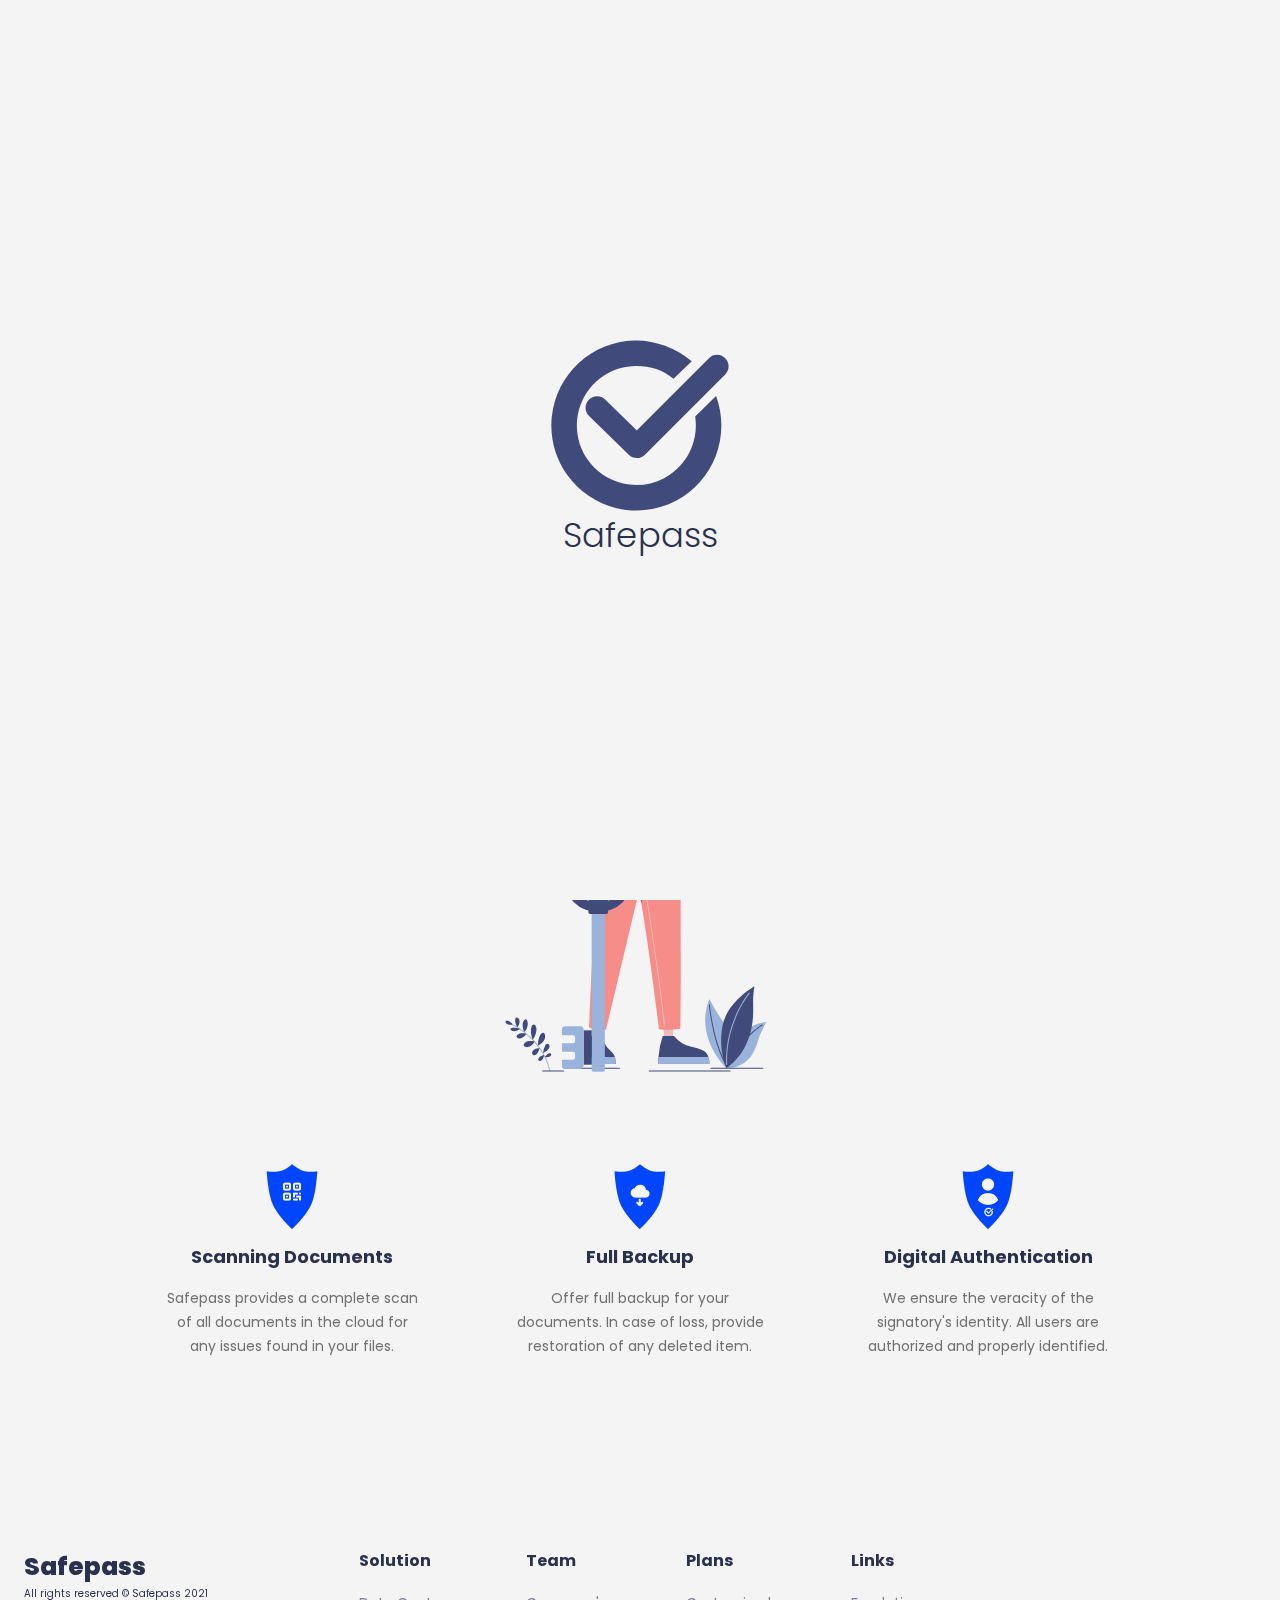
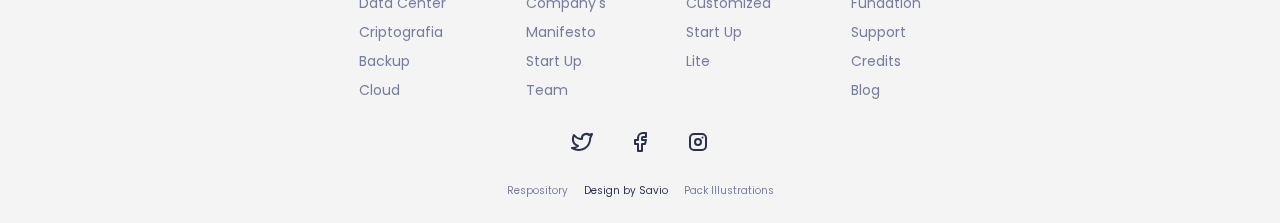
<file: security.html>
<!DOCTYPE html>
<html lang="en">
    <head>
        <meta charset="UTF-8">
        <meta http-equiv="X-UA-Compatible" content="IE=edge">
        <meta name="viewport" content="width=device-width, initial-scale=1.0">
        <!-- Links -->
        <link rel="stylesheet" href="./styles/style.css">
        <link rel="stylesheet" href="./styles/security.css">
        <link rel="stylesheet" href="./styles/total.css">
        <link rel="stylesheet" href="./styles/header.css">
        <link rel="stylesheet" href="./styles/footer.css">
    
        <!-- Font -->
        <link href="https://fonts.googleapis.com/css2?family=Poppins:wght@400;500;700;800&display=swap" rel="stylesheet">
        <!-- Font -->
    
        <link rel="apple-touch-icon" sizes="180x180" href="./image/favicon_io/apple-touch-icon.png">
        <link rel="icon" type="image/png" sizes="32x32" href="./image/favicon_io/favicon-32x32.png">
        <link rel="icon" type="image/png" sizes="16x16" href="./image/favicon_io/favicon-16x16.png"> 
        <title>Safepass - Pricing</title>
    
    </head>
<body>
    <header class="header" id="header"></header>
    <div class="inject off" style="position: fixed;">
        <div class="name">
            <h2 class="head-name"></h2>
        </div>
        <div class="img_ma">
            <img src="./image/Dashboard.png" class="img-bar">
            <ul class="ma_ul">
            </ul>
        </div>

    </div>
    
    <section class="layout b-b">
        <div class="encry theme">
            <div class="encry_txt tittle">
                <h2 class="theme_cr">
                    Cryptography
                </h2>

                <div class="txt_crp">
                    <div class="ty">
                        <p class="Ph_line">We have a system in place to prevent your data from </p>
                        <p class="Ph_line">be stolen, cloned or leaked.</p>
                    </div>

                    <div class="ty">
                        <p class="Ph_line">Our technology uses high encryption on all</p>
                        <p class="Ph_line">our users' data providing maximum security.</p>
                    </div>
                </div>
            </div>

            <div class="compu_img img_width">
                <img src="./image/Security/Security/Security.svg" alt="Security SafePass Criptografia" class="i_se">
            </div>
        </div>

        <div class="solutions_box">
            <div class="sol_m_i">
                <div class="sol_m_i_scan i_sol_content">
                    <div class="to_i_m">
                        <div class="icon_sol">
                            <img src="./image/Icon-security/Group 242.png" alt="Safepass scan Documents">
                        </div>
    
                        <div class="title-sol">
                            <h2 class="h2">Scanning Documents</h2>
                        </div>
                    </div>
                    
                    <div class="content-sol">
                        <p class="txt">
                            Safepass provides a complete scan of all 
                            documents in the cloud for any issues found 
                            in your files.
                        </p>
                    </div>
                </div>

                <div class="sol_m_i_backup i_sol_content">
                    <div class="to_i_m">
                        <div class="icon_sol">
                            <img src="./image/Icon-security/Group 243.png" alt="Safepass scan Documents">
                        </div>
    
                        <div class="title-sol">
                            <h2 class="h2">Full Backup</h2>
                        </div>
                    </div>
                    

                    <div class="content-sol">
                        <p class="txt">
                            Offer full backup for your documents. 
                            In case of loss, provide restoration 
                            of any deleted item.
                        </p>
                    </div>
                </div>

                <div class="sol_m_i_authentic i_sol_content">
                    <div class="to_i_m">
                        <div class="icon_sol">
                            <img src="./image/Icon-security/Group 244.png" alt="Safepass scan Documents">
                        </div>
    
                        <div class="title-sol">
                            <h2 class="h2">Digital Authentication</h2>
                        </div>
                    </div>
                    

                    <div class="content-sol">
                        <p class="txt">
                            We ensure the veracity of the signatory's identity. All users are authorized and properly identified.
                        </p>
                    </div>
                </div>
            </div>
        </div>

        <div class="bar_mobile">
            <ul class="Bar_active">
                    <li class="sol-opt">
                        <a class="txt_mobile a">Solutions
                            <svg width="12" height="6" viewBox="0 0 15 8" fill="none" xmlns="http://www.w3.org/2000/svg">
                                <path d="M1.5 1L6.79289 6.29289C7.18342 6.68342 7.81658 6.68342 8.20711 6.29289L13.5 1"
                                    stroke="#404B7C" stroke-width="2" stroke-linecap="round" />
                            </svg>
                        </a>
                    </li>
            
                    <li class="res-opt">
                        <a class="txt_mobile a">Resources
                            <svg width="12" height="6" viewBox="0 0 15 8" fill="none" xmlns="http://www.w3.org/2000/svg">
                                <path d="M1.5 1L6.79289 6.29289C7.18342 6.68342 7.81658 6.68342 8.20711 6.29289L13.5 1"
                                    stroke="#404B7C" stroke-width="2" stroke-linecap="round" />
                            </svg>
                        </a>
                    </li>
            
                    <li class="com-opt">
                        <a class="txt_mobile a">Company
                            <svg width="12" height="6" viewBox="0 0 15 8" fill="none" xmlns="http://www.w3.org/2000/svg">
                                <path d="M1.5 1L6.79289 6.29289C7.18342 6.68342 7.81658 6.68342 8.20711 6.29289L13.5 1"
                                    stroke="#404B7C" stroke-width="2" stroke-linecap="round" />
                            </svg>
                        </a>
                    </li>
            
                    <li><a class="txt_mobile a" href="./security.html">Security</a></li>
            
                    <li><a class="txt_mobile a" href="/pricing.html">Pricing</a></li>
            
                    <li><a class="txt_mobile a" href="./about.html">About Us</a></li>
            </ul>
        </div> 

        <footer class="footer">
            <section class="init">
                <div class="name_f">
                    <h1 class="Company">Safepass</h1>
                    <p class="rigth_">All rights reserved © Safepass 2021</p>
                </div>
    
                <div class="F_nav">
                    <ul class="solution F_n">
                        <div class="name_nav_f">
                            <h3 class="na_fo_name">Solution</h3>
                        </div>
                        <li class="li_fo a_fo"><a class="cr_a" href="">Data Center</a></li>
                        <li class="li_fo a_fo"><a class="cr_a" href="">Criptografia</a></li>
                        <li class="li_fo a_fo"><a class="cr_a" href="">Backup</a></li>
                        <li class="li_fo a_fo"><a class="cr_a" href="">Cloud</a></li>
                    </ul>
    
                    <ul class="team F_n">
                        <div class="name_nav_f">
                            <h3 class="na_fo_name">Team</h3>
                        </div>
                        <li class="li_fo a_fo"><a class="cr_a" href="">Company's</a></li>
                        <li class="li_fo a_fo"><a class="cr_a" href="">Manifesto</a></li>
                        <li class="li_fo a_fo"><a class="cr_a" href="">Start Up</a></li>
                        <li class="li_fo a_fo"><a class="cr_a" href="">Team</a></li>
                    </ul>
    
                    <ul class="plans F_n">
                        <div class="name_nav_f">
                            <h3 class="na_fo_name">Plans</h3>
                        </div>
                        <li class="li_fo a_fo"><a class="cr_a" href="">Customized</a></li>
                        <li class="li_fo a_fo"><a class="cr_a" href="">Start Up</a></li>
                        <li class="li_fo a_fo"><a class="cr_a" href="">Lite</a></li>
                    </ul>
    
                    <ul class="links F_n">
                        <div class="name_nav_f">
                            <h3 class="na_fo_name">Links</h3>
                        </div>
                        <li class="li_fo a_fo"><a class="cr_a" href="">Fundation</a></li>
                        <li class="li_fo a_fo"><a class="cr_a" href="">Support</a></li>
                        <li class="li_fo a_fo"><a class="cr_a" href="">Credits</a></li>
                        <li class="li_fo a_fo"><a class="cr_a" href="">Blog</a></li>
                    </ul>
                </div>
    
    
            </section>
            <div class="social">
                <div class="svg">
                    <svg xmlns="http://www.w3.org/2000/svg" class="icon icon-tabler icon-tabler-brand-twitter" width="24"
                        height="24" viewBox="0 0 24 24" stroke-width="2" stroke="currentColor" fill="none"
                        stroke-linecap="round" stroke-linejoin="round">
                        <path stroke="none" d="M0 0h24v24H0z" fill="none"></path>
                        <path
                            d="M22 4.01c-1 .49 -1.98 .689 -3 .99c-1.121 -1.265 -2.783 -1.335 -4.38 -.737s-2.643 2.06 -2.62 3.737v1c-3.245 .083 -6.135 -1.395 -8 -4c0 0 -4.182 7.433 4 11c-1.872 1.247 -3.739 2.088 -6 2c3.308 1.803 6.913 2.423 10.034 1.517c3.58 -1.04 6.522 -3.723 7.651 -7.742a13.84 13.84 0 0 0 .497 -3.753c-.002 -.249 1.51 -2.772 1.818 -4.013z">
                        </path>
                    </svg>
                </div>
                <div class="svg">
                    <svg xmlns="http://www.w3.org/2000/svg" class="icon icon-tabler icon-tabler-brand-facebook" width="24"
                        height="24" viewBox="0 0 24 24" stroke-width="2" stroke="currentColor" fill="none"
                        stroke-linecap="round" stroke-linejoin="round">
                        <path stroke="none" d="M0 0h24v24H0z" fill="none"></path>
                        <path d="M7 10v4h3v7h4v-7h3l1 -4h-4v-2a1 1 0 0 1 1 -1h3v-4h-3a5 5 0 0 0 -5 5v2h-3"></path>
                    </svg>
                </div>
                <div class="svg">
                    <svg xmlns="http://www.w3.org/2000/svg" class="icon icon-tabler icon-tabler-brand-instagram" width="24"
                        height="24" viewBox="0 0 24 24" stroke-width="2" stroke="currentColor" fill="none"
                        stroke-linecap="round" stroke-linejoin="round">
                        <path stroke="none" d="M0 0h24v24H0z" fill="none"></path>
                        <rect x="4" y="4" width="16" height="16" rx="4"></rect>
                        <circle cx="12" cy="12" r="3"></circle>
                        <line x1="16.5" y1="7.5" x2="16.5" y2="7.501"></line>
                    </svg>
                </div>
            </div>
            <div class="res_">
                <p class="footer_desc li_fo"><a href="https://github.com/savioandre" target="_blank">Respository</a></p>
                <p class="footer_desc li_fo">Design by Savio</p>
                <p class="footer_desc li_fo"><a href="">Pack Illustrations</a></p>
            </div>
        </footer>

        <div class="loader">
            <svg width="178" height="171" viewBox="0 0 178 171" fill="none" xmlns="http://www.w3.org/2000/svg">
                <path d="M164.725 115.912C172.106 96.647 172.229 75.3549 165.07 56.0059L144.177 76.5625C145.714 86.6832 144.624 97.1019 140.913 106.788C135.746 120.274 125.85 131.42 113.072 138.148C100.293 144.876 85.5039 146.727 71.4614 143.356C57.4189 139.985 45.0818 131.621 36.7506 119.825C28.4194 108.029 24.6628 93.6052 26.1813 79.2437C27.6998 64.8822 34.3897 51.5632 45.0036 41.7701C55.6174 31.9771 69.4308 26.3785 83.8678 26.0184C98.3049 25.6583 111.38 29.5612 122.469 38.8129L140.805 21.2327C124.964 8.01603 103.856 0.0118749 83.2319 0.526323C62.6076 1.04077 42.8743 9.0387 27.7116 23.0288C12.5489 37.0188 2.99193 56.046 0.822674 76.5625C-1.34658 97.0789 4.01999 117.684 15.9217 134.536C27.8234 151.387 45.4478 163.335 65.5085 168.151C85.5693 172.967 106.697 170.323 124.952 160.712C143.207 151.1 157.343 135.177 164.725 115.912Z" fill="#404B7C" class="svg-elem-1"></path>
                <path d="M46.0997 67.836L85.8107 106.547L166.073 26.2849" stroke="#404B7C" stroke-width="23" stroke-linecap="round" stroke-linejoin="round" class="svg-elem-2"></path>
                </svg>
                
            <h1 class="h1_loader">Safepass</h1>
        </div>
        
    </section>

    <div id="dark" class="dark i_bfixed bvh">
        <label for="dark_mode" class="lab_dark">
            <svg xmlns="http://www.w3.org/2000/svg" class="icon_dark i_dm icon_moon" width="24" height="24" viewBox="0 0 24 24" stroke-width="2" stroke="currentColor" fill="currentColor" stroke-linecap="round" stroke-linejoin="round">
                <path stroke="none" d="M0 0h24v24H0z" fill="none"></path>
                <path d="M12 3c.132 0 .263 0 .393 0a7.5 7.5 0 0 0 7.92 12.446a9 9 0 1 1 -8.313 -12.454z"></path>
            </svg>
        </label>

        <input type="checkbox" name="dark_mode" id="dark_mode">
    </div>

    <script src="./main.js"></script>
    <script src="./dark.js"></script>
</body>
</html>
</file>
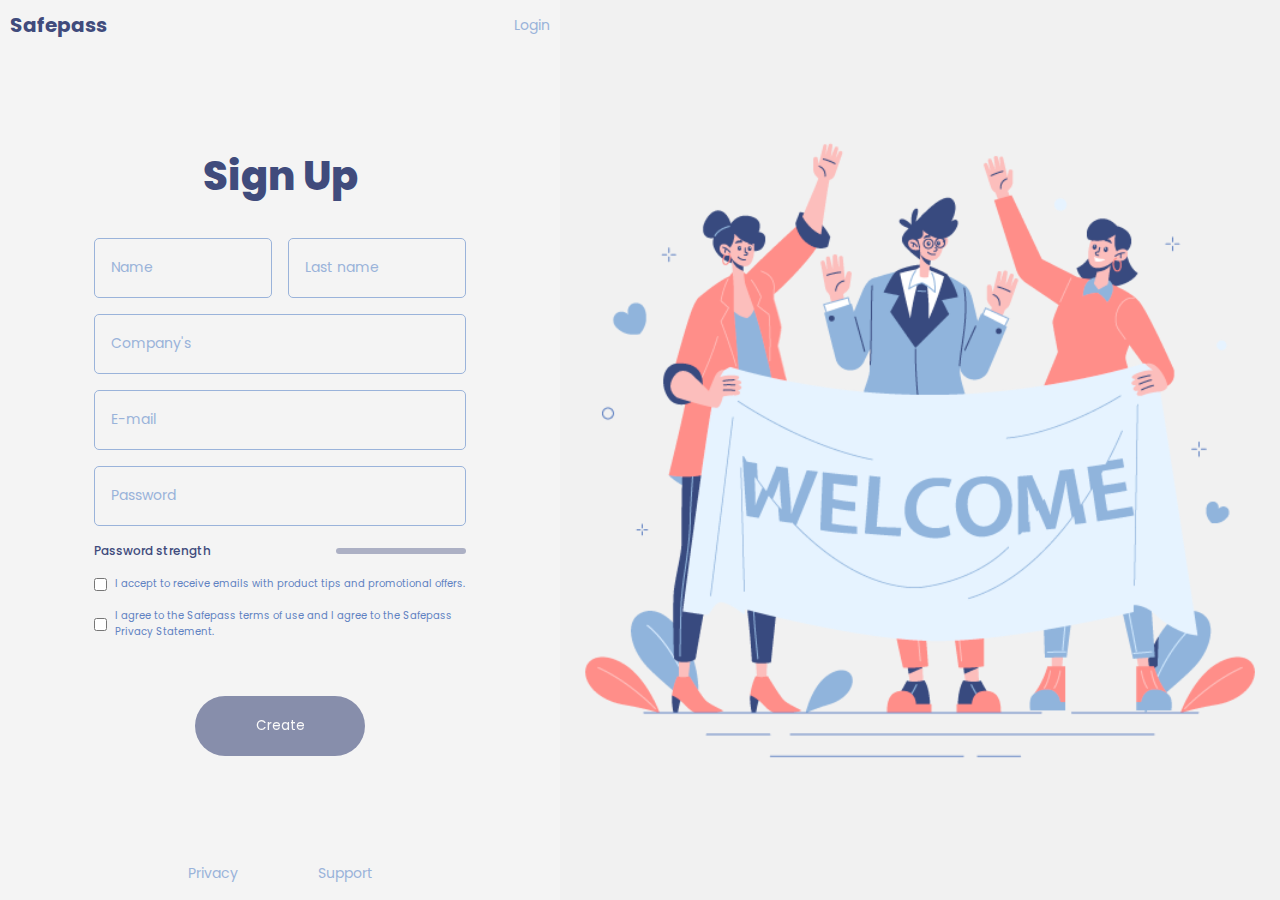
<file: sign.html>
<!DOCTYPE html>
<html lang="en">

<head>
    <meta charset="UTF-8">
    <meta http-equiv="X-UA-Compatible" content="IE=edge">
    <meta name="viewport" content="width=device-width, initial-scale=1.0">
    <!-- Link -->
    <link href="https://fonts.googleapis.com/css2?family=Poppins:wght@400;500;700;800&display=swap" rel="stylesheet">

    <link rel="stylesheet" href="./styles/style.css">
    <link rel="stylesheet" href="./styles/total.css">
    <link rel="stylesheet" href="./styles/sign.css">
    <!-- Link -->
    <link rel="apple-touch-icon" sizes="180x180" href="./image/favicon_io/apple-touch-icon.png">
    <link rel="icon" type="image/png" sizes="32x32" href="./image/favicon_io/favicon-32x32.png">
    <link rel="icon" type="image/png" sizes="16x16" href="./image/favicon_io/favicon-16x16.png">
    <title>Safepass - Sign Up</title>
</head>

<body>
    <section class="login">
        <div class="area_login">

            <header class="header_login">
                <div class="header_logo">
                    <a href="./index.html">
                        <h3 class="name_logo">Safepass</h3>
                    </a>
                </div>

                <div class="sign">
                    <a href="./login.html">
                        <p class="h_A">Login</p>
                    </a>
                </div>
            </header>

            <div class="main">
                <div class="form">

                    <form action="">

                        <div class="tittle_login">
                            <h1>Sign Up</h1>
                        </div>

                        <div class="send">
                            <div class="n_s in">
                                <div class="name b_c">
                                    <input type="text" name="firstname" id="in_v" placeholder="Name" class="name "
                                        required>
                                </div>

                                <div class="last_name b_c">
                                    <input type="text" id="in_v" name="lastname" placeholder="Last name"
                                        class="last_name" required>
                                </div>
                            </div>

                            <!-- Inputs -->
                            <div class="company in">
                                <input type="text" name="" id="in_v" class="company" placeholder="Company's">
                            </div>

                            <div class="email in">
                                <input type="email" name="" id="in_v" class="email" placeholder="E-mail">
                            </div>

                            <div class="password in">
                                <input type="password" name="password" id="in_v" class="password"
                                    placeholder="Password">
                            </div>
                            <!-- Inputs -->
                            <div class="view">
                                <p>Password strength</p>
                                <div class="sv_ba">
                                    <div class="sy_ba"></div>
                                </div>
                            </div>

                            <div class="term">

                                <div class="E" style="margin-bottom: 16px;">
                                    <label for="check" class="terms ">
                                        <input type="checkbox" name="check" id="check" class="ch">

                                        <span>
                                            I accept to receive emails with product tips and promotional offers.
                                        </span>
                                    </label>
                                </div>

                                <div class="E" style="margin-bottom: 8px;">
                                    <label for="safe" class="terms ">
                                        <input type="checkbox" name="safe" id="safe" class="ch">
                                        <span>
                                            I agree to the Safepass terms of use and I agree to the Safepass Privacy
                                            Statement.
                                        </span>
                                    </label>
                                </div>

                                <div class="req_area" style="margin-bottom: 16px;">
                                    <p class="req_txt">Campo obrigatótio</p>
                                </div>
                            </div>

                        </div>

                        <button type="submit" class="bt_login dis_btn o" disabled>
                            Create
                        </button>
                    </form>
                </div>

                <div class="footer_login">
                    <h3 class="h_F">
                        <a class="h_A" href="#Privacy">Privacy</a>
                    </h3>

                    <h3 class="h_F">
                        <a class="h_A" href="#Support">Support</a>
                    </h3>
                </div>

            </div>
        </div>

        <div class="bg_login">
            <img src="./image/Welcome.png" alt="Logn in Safepass" class="i_se" width="800px">
        </div>
    </section>

    <script src="./verify.js"></script>
</body>

</html>
</file>
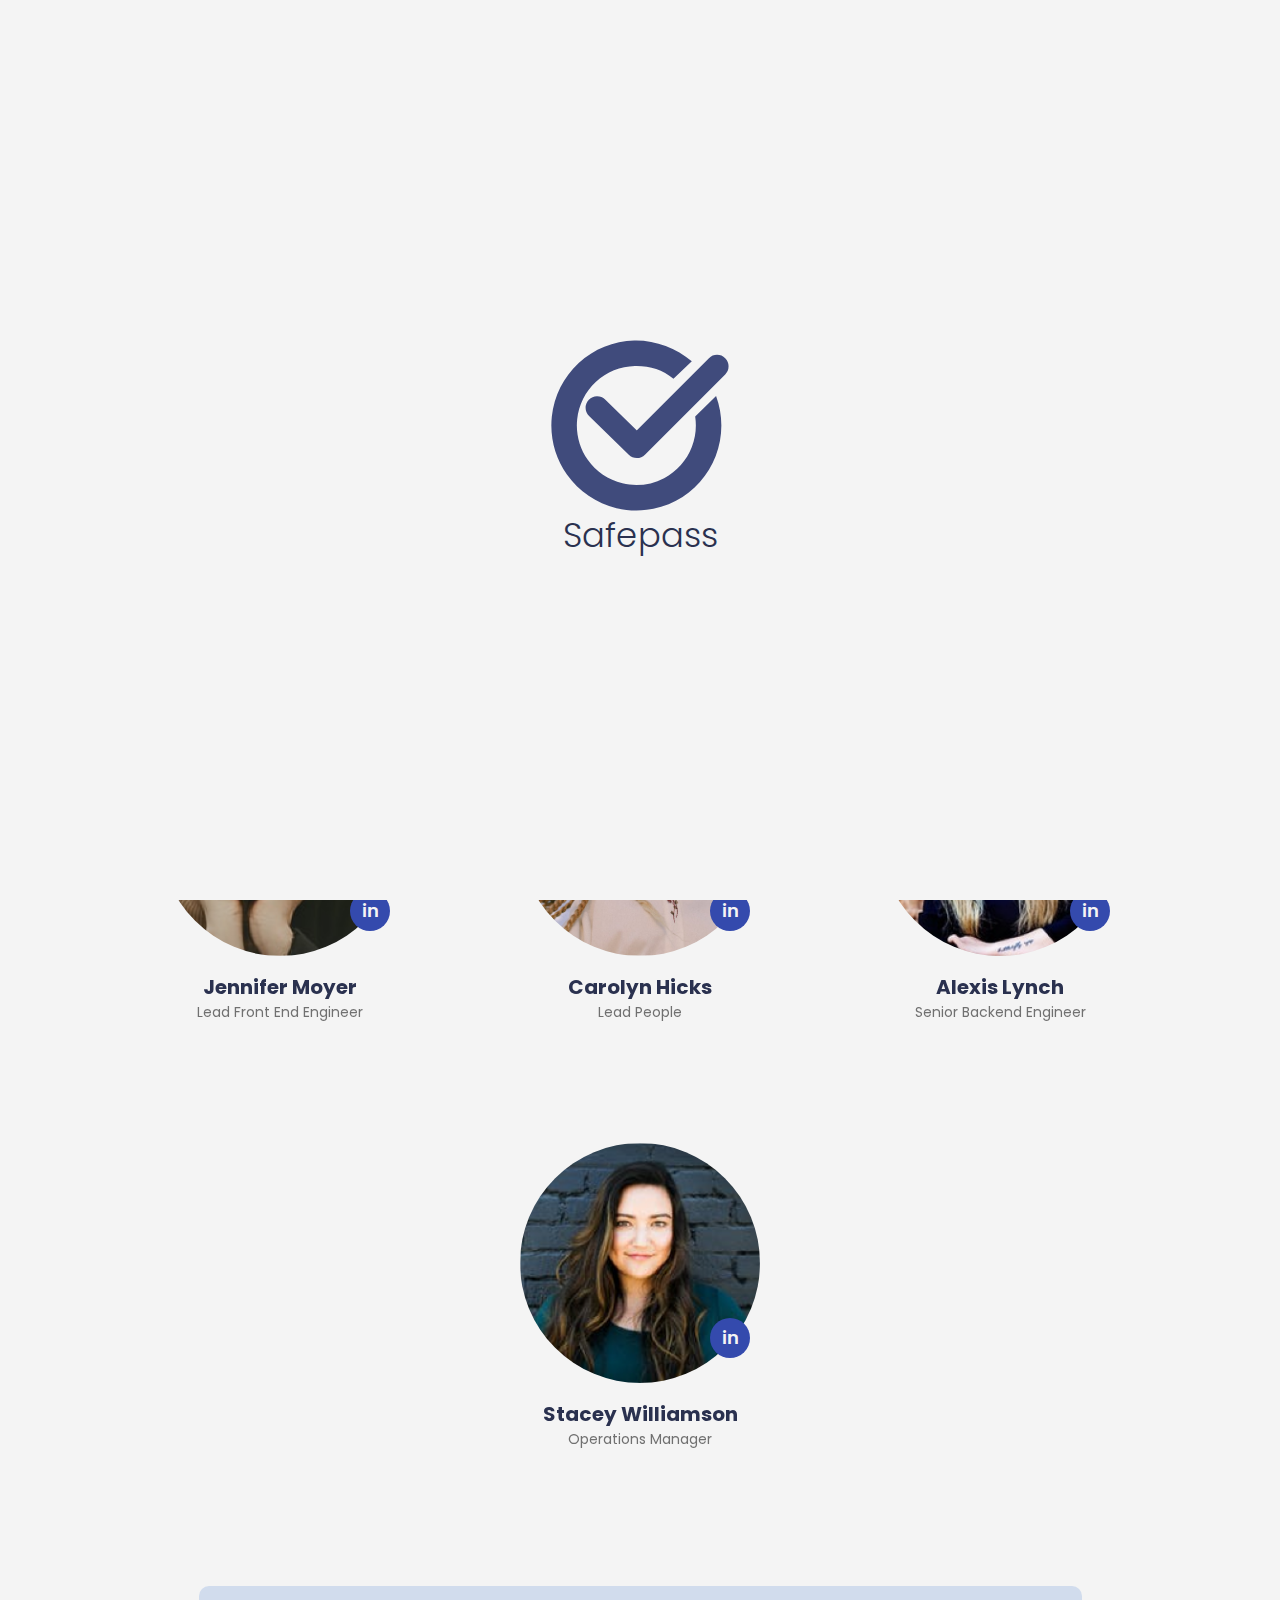
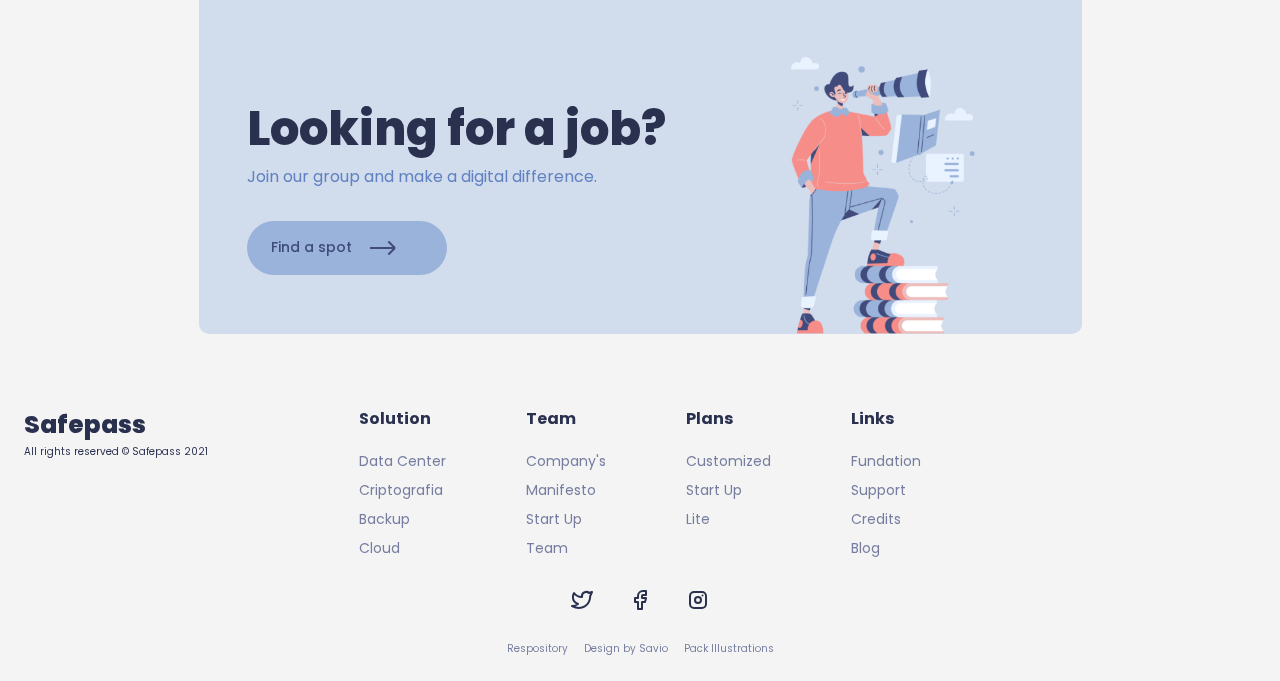
<file: team.html>
<!DOCTYPE html>
<html lang="en">

<head>
    <meta charset="UTF-8">
    <meta http-equiv="X-UA-Compatible" content="IE=edge">
    <meta name="viewport" content="width=device-width, initial-scale=1.0">
    <!-- Links -->
    <link rel="stylesheet" href="./styles/style.css">
    <link rel="stylesheet" href="./styles/team.css">
    <link rel="stylesheet" href="./styles/total.css">
    <link rel="stylesheet" href="./styles/header.css">
    <link rel="stylesheet" href="./styles/footer.css">

    <!-- Font -->
    <link href="https://fonts.googleapis.com/css2?family=Poppins:wght@400;500;700;800&display=swap" rel="stylesheet">
    <!-- Font -->

    <link rel="apple-touch-icon" sizes="180x180" href="./image/favicon_io/apple-touch-icon.png">
    <link rel="icon" type="image/png" sizes="32x32" href="./image/favicon_io/favicon-32x32.png">
    <link rel="icon" type="image/png" sizes="16x16" href="./image/favicon_io/favicon-16x16.png">
    <title>Safepass - Our Dream Team</title>

</head>

<body>
    <header class="header" id="header"></header>
    <div class="inject off" style="position: fixed;">
        <div class="name">
            <h2 class="head-name"></h2>
        </div>
        <div class="img_ma">
            <img src="./image/Dashboard.png" class="img-bar">
            <ul class="ma_ul">
            </ul>
        </div>

    </div>

    <section class="layout b-b">

        <div class="dream_team">
            <div class="content_team">
                <div class="team_tittle">
                    <h1 class="h1_Pri H_tittle">
                        Dream Team
                    </h1>

                    <p class="p_pri">
                        Meet our dream team of experts who
                        create a safer digital world together.
                    </p>
                </div>

                <div class="team">
                    <div class="pro_team">
                        <div class="img_fill">
                            <img src="./image/Faces-team/Founder & Chief Executive Officer.png" alt="Founder & Chief Executive Officer">
                            <a href="./about.html" class="in-link">
                                <p class="in">in</p>
                            </a>
                        </div>

                        <div class="footer_team">
                            <h4 class="ti_txt">William Rollins</h4>
                            <p class="p_te">Founder & Chief Executive Officer.png</p>
                        </div>
                    </div>
                    <div class="pro_team">
                        <div class="img_fill">
                            <img src="./image/Faces-team/Founder & Chief Technology Officer.png" alt="Founder & Chief Technology Officer">
                            <a href="./about.html" class="in-link">
                                <p class="in">in</p>
                            </a>
                        </div>

                        <div class="footer_team">
                            <h4 class="ti_txt">Mark Harris</h4>
                            <p class="p_te">Founder & Chief Technology Officer.png</p>
                        </div>
                    </div>
                    <div class="pro_team">
                        <div class="img_fill">
                            <img src="./image/Faces-team/Chief Product Officer.png" alt="Chief Product Officer">
                            <a href="./about.html" class="in-link">
                                <p class="in">in</p>
                            </a>
                        </div>

                        <div class="footer_team">
                            <h4 class="ti_txt">Brandon Garner</h4>
                            <p class="p_te">Chief Product Officer</p>
                        </div>
                    </div>
                    <div class="pro_team">
                        <div class="img_fill">
                            <img src="./image/Faces-team/Lead Front End Engineer.png" alt="Lead Front End Engineer">
                            <a href="./about.html" class="in-link">
                                <p class="in">in</p>
                            </a>
                        </div>

                        <div class="footer_team">
                            <h4 class="ti_txt">Jennifer Moyer</h4>
                            <p class="p_te">Lead Front End Engineer</p>
                        </div>
                    </div>
                    <div class="pro_team">
                        <div class="img_fill">
                            <img src="./image/Faces-team/Lead People.png" alt="Lead People">
                            <a href="./about.html" class="in-link">
                                <p class="in">in</p>
                            </a>
                        </div>

                        <div class="footer_team">
                            <h4 class="ti_txt">Carolyn Hicks</h4>
                            <p class="p_te">Lead People</p>
                        </div>
                    </div>
                    <div class="pro_team">
                        <div class="img_fill">
                            <img src="./image/Faces-team/Senior Backend Engineer.png" alt="Senior Backend Engineer">
                            <a href="./about.html" class="in-link">
                                <p class="in">in</p>
                            </a>
                        </div>

                        <div class="footer_team">
                            <h4 class="ti_txt">Alexis Lynch</h4>
                            <p class="p_te">Senior Backend Engineer</p>
                        </div>
                    </div>
                    <div class="pro_team">
                        <div class="img_fill">
                            <img src="./image/Faces-team/Operations Manager.png" alt="Operations Manager">
                            <a href="./about.html" class="in-link">
                                <p class="in">in</p>
                            </a>
                        </div>

                        <div class="footer_team">
                            <h4 class="ti_txt">Stacey Williamson</h4>
                            <p class="p_te">Operations Manager</p>
                        </div>
                    </div>
                </div>
            </div>
            
            <div class="job">
                <div class="cont">
                    <div class="job_tittle">
                    <h1 class="h1_Pri H_tittle">
                        Looking for a job?
                    </h1>

                    <p class="p_pri">
                        Join our group and make a digital difference.
                    </p>
                    </div>

                    <div class="job_spot">
                        <button class="btn_spot">
                            <p class="spot">Find a spot</p>

                            <svg class="svg_arrow" width="45" height="30" viewBox="0 0 45 30" fill="none"
                                xmlns="http://www.w3.org/2000/svg">
                                <path d="M10 15H35M35 15L28.3405 21.5M35 15L28.3405 8.5" stroke="#6082C2"
                                    stroke-width="2"></path>
                            </svg>
                        </button>
                    </div>
                </div>
                <div class="img_job">
                    <img src="./image/job.png" alt="Job in Safepass">
                </div>
            </div>
        </div>

        <footer class="footer">
            <section class="init">
                <div class="name_f">
                    <h1 class="Company">Safepass</h1>
                    <p class="rigth_">All rights reserved © Safepass 2021</p>
                </div>
    
                <div class="F_nav">
                    <ul class="solution_ F_n">
                        <div class="name_nav_f">
                            <h3 class="na_fo_name">Solution</h3>
                        </div>
                        <li class="li_fo a_fo"><a class="cr_a" href="">Data Center</a></li>
                        <li class="li_fo a_fo"><a class="cr_a" href="">Criptografia</a></li>
                        <li class="li_fo a_fo"><a class="cr_a" href="">Backup</a></li>
                        <li class="li_fo a_fo"><a class="cr_a" href="">Cloud</a></li>
                    </ul>
    
                    <ul class="team F_n">
                        <div class="name_nav_f">
                            <h3 class="na_fo_name">Team</h3>
                        </div>
                        <li class="li_fo a_fo"><a class="cr_a" href="">Company's</a></li>
                        <li class="li_fo a_fo"><a class="cr_a" href="">Manifesto</a></li>
                        <li class="li_fo a_fo"><a class="cr_a" href="">Start Up</a></li>
                        <li class="li_fo a_fo"><a class="cr_a" href="">Team</a></li>
                    </ul>
    
                    <ul class="plans F_n">
                        <div class="name_nav_f">
                            <h3 class="na_fo_name">Plans</h3>
                        </div>
                        <li class="li_fo a_fo"><a class="cr_a" href="">Customized</a></li>
                        <li class="li_fo a_fo"><a class="cr_a" href="">Start Up</a></li>
                        <li class="li_fo a_fo"><a class="cr_a" href="">Lite</a></li>
                    </ul>
    
                    <ul class="links F_n">
                        <div class="name_nav_f">
                            <h3 class="na_fo_name">Links</h3>
                        </div>
                        <li class="li_fo a_fo"><a class="cr_a" href="">Fundation</a></li>
                        <li class="li_fo a_fo"><a class="cr_a" href="">Support</a></li>
                        <li class="li_fo a_fo"><a class="cr_a" href="">Credits</a></li>
                        <li class="li_fo a_fo"><a class="cr_a" href="">Blog</a></li>
                    </ul>
                </div>
    
    
            </section>
            <div class="social">
                <div class="svg">
                    <svg xmlns="http://www.w3.org/2000/svg" class="icon icon-tabler icon-tabler-brand-twitter" width="24" height="24" viewBox="0 0 24 24" stroke-width="2" stroke="currentColor" fill="none" stroke-linecap="round" stroke-linejoin="round">
                        <path stroke="none" d="M0 0h24v24H0z" fill="none"></path>
                        <path d="M22 4.01c-1 .49 -1.98 .689 -3 .99c-1.121 -1.265 -2.783 -1.335 -4.38 -.737s-2.643 2.06 -2.62 3.737v1c-3.245 .083 -6.135 -1.395 -8 -4c0 0 -4.182 7.433 4 11c-1.872 1.247 -3.739 2.088 -6 2c3.308 1.803 6.913 2.423 10.034 1.517c3.58 -1.04 6.522 -3.723 7.651 -7.742a13.84 13.84 0 0 0 .497 -3.753c-.002 -.249 1.51 -2.772 1.818 -4.013z">
                        </path>
                    </svg>
                </div>
                <div class="svg">
                    <svg xmlns="http://www.w3.org/2000/svg" class="icon icon-tabler icon-tabler-brand-facebook" width="24" height="24" viewBox="0 0 24 24" stroke-width="2" stroke="currentColor" fill="none" stroke-linecap="round" stroke-linejoin="round">
                        <path stroke="none" d="M0 0h24v24H0z" fill="none"></path>
                        <path d="M7 10v4h3v7h4v-7h3l1 -4h-4v-2a1 1 0 0 1 1 -1h3v-4h-3a5 5 0 0 0 -5 5v2h-3"></path>
                    </svg>
                </div>
                <div class="svg">
                    <svg xmlns="http://www.w3.org/2000/svg" class="icon icon-tabler icon-tabler-brand-instagram" width="24" height="24" viewBox="0 0 24 24" stroke-width="2" stroke="currentColor" fill="none" stroke-linecap="round" stroke-linejoin="round">
                        <path stroke="none" d="M0 0h24v24H0z" fill="none"></path>
                        <rect x="4" y="4" width="16" height="16" rx="4"></rect>
                        <circle cx="12" cy="12" r="3"></circle>
                        <line x1="16.5" y1="7.5" x2="16.5" y2="7.501"></line>
                    </svg>
                </div>
            </div>
            <div class="res_">
                <p class="footer_desc li_fo"><a href="https://github.com/savioandre" target="_blank">Respository</a></p>
                <p class="footer_desc li_fo"><a href="https://github.com/savioandre" target="_blank">Design by Savio</a></p>
                <p class="footer_desc li_fo"><a href="">Pack Illustrations</a></p>
            </div>
        </footer>

        <div class="loader">
            <svg width="178" height="171" viewBox="0 0 178 171" fill="none" xmlns="http://www.w3.org/2000/svg">
                <path
                    d="M164.725 115.912C172.106 96.647 172.229 75.3549 165.07 56.0059L144.177 76.5625C145.714 86.6832 144.624 97.1019 140.913 106.788C135.746 120.274 125.85 131.42 113.072 138.148C100.293 144.876 85.5039 146.727 71.4614 143.356C57.4189 139.985 45.0818 131.621 36.7506 119.825C28.4194 108.029 24.6628 93.6052 26.1813 79.2437C27.6998 64.8822 34.3897 51.5632 45.0036 41.7701C55.6174 31.9771 69.4308 26.3785 83.8678 26.0184C98.3049 25.6583 111.38 29.5612 122.469 38.8129L140.805 21.2327C124.964 8.01603 103.856 0.0118749 83.2319 0.526323C62.6076 1.04077 42.8743 9.0387 27.7116 23.0288C12.5489 37.0188 2.99193 56.046 0.822674 76.5625C-1.34658 97.0789 4.01999 117.684 15.9217 134.536C27.8234 151.387 45.4478 163.335 65.5085 168.151C85.5693 172.967 106.697 170.323 124.952 160.712C143.207 151.1 157.343 135.177 164.725 115.912Z"
                    fill="#404B7C" class="svg-elem-1"></path>
                <path d="M46.0997 67.836L85.8107 106.547L166.073 26.2849" stroke="#404B7C" stroke-width="23"
                    stroke-linecap="round" stroke-linejoin="round" class="svg-elem-2"></path>
            </svg>

            <h1 class="h1_loader">Safepass</h1>
        </div>

    </section>

    <div id="dark" class="dark i_bfixed bvh">
        <label for="dark_mode" class="lab_dark">
            <svg xmlns="http://www.w3.org/2000/svg" class="icon_dark i_dm icon_moon" width="24" height="24" viewBox="0 0 24 24" stroke-width="2" stroke="currentColor" fill="currentColor" stroke-linecap="round" stroke-linejoin="round">
                <path stroke="none" d="M0 0h24v24H0z" fill="none"></path>
                <path d="M12 3c.132 0 .263 0 .393 0a7.5 7.5 0 0 0 7.92 12.446a9 9 0 1 1 -8.313 -12.454z"></path>
            </svg>
        </label>

        <input type="checkbox" name="dark_mode" id="dark_mode">
    </div>

    <script src="./main.js"></script>
    <script src="./dark.js"></script>
</body>

</html>
</file>
<file: styles/style.css>
* {
    margin: 0;
    padding: 0;
    box-sizing: border-box;
    text-decoration: none;
    list-style: none;
    font-family: var(--Pop);
}

.layout {
    display: flex;
    flex-direction: column;
    justify-content: space-evenly;
    gap: 48px;
}

nav {
    padding: 20px;
    display: flex;
    justify-content: space-around;
    align-items: center;
    top: 20px;
    z-index: 100;
}

.Bar {
    display: flex;
    justify-content: space-evenly;
    align-items: center;
    gap: 48px;
    z-index: 101;
}

.Bar li {
    list-style: none;
}

.a {
    font-size: 1.4rem;
    font-weight: 500;
    color: var(--type);
    cursor: pointer;
}

.actions {
    font-size: 1.6rem;
    font-weight: 600;
    z-index: 201;
}

a.logo {
    z-index: 201;
}

.actions .Login {
    color: var(--type);
    font-size: 1.6rem;
    margin-right: 24px;
}

.actions .Sign {
    color: #fff;
    font-size: 1.6rem;

    background: var(--red);
    border-radius: 25px;

    padding: 10px 20px;
    transition: all 0.3s ease-in-out;
}

/* Heading Tittle */
.theme {
    display: flex;
    align-items: center;
    justify-content: space-evenly;
    height: 80vh;
}

.tittle {
    display: flex;
    flex-direction: column;
    justify-content: center;

    padding: 10px;
    width: 600px;
    /* margin-left: 150px; */
}

.THeading {
    margin-bottom: 12px;
}

.Th_line {
    font-weight: 800;
    Font-size: var(--h1);
    Line-height: var(--line_a);
    color: var(--b_);
}

.Paragraph {

    box-sizing: content-box;
    margin: 20px 0;
}

.Ph_line {
    color: #707070;
    font-weight: 400;
    line-height: 30px;
    font-size: 1.6rem;
}
/* Heading Tittle */

/* Buttons */
.buttons {
    margin-top: 12px;
}

.buttons a {
    color: #fff;
    font-weight: 400;
    font-size: 1.4rem;
}

.cta {
    border-radius: 40px;
    width: 170px;
    height: 60px;
    display: inline-block;
}

.try {
    background: var(--btn);
    margin-right: 12px;
}

.tr-efc {
    transition: all 0.3s ease-in-out;
}

.read {
    background: rgba(52, 74, 173, 0.9);
    margin-left: 12px;    
}

.cta span {
    text-align: center;
    position: relative;
    left: 50%;
    top: 50%;
    transform: translate3d(-50%,-50%,0);
    display: inline-block;
}

/* Hover */
.read:hover {
    background: rgba(52, 74, 173, 1);
}

.try:hover {
    background: var(--btn-hover);
    background: rgba(64, 75, 124, 1);
}

.Sign:hover {
    background: #f6625a;
}


/* Buttons */


/***** Layout 2 *****/
.theme_cr {
    font-size: var(--h2);
    color: var(--b_);
}

.encry_txt {
    padding: 10px;
    max-width: 600px;

    gap: 24px;
}

/* .txt_crp {
    min-width: 460px;
} */

.sty {
    font-size: 1.8rem;
    font-weight: 500;
    color: var(--blue_dark);

    margin: 16px 0;
}

.bold {
    font-weight: 500;
}

.mr {
    font-size: 1.8rem;
    font-weight: 500;
    color: var(--b_);
}

.remo {
    display: flex;
    align-items: center;
    justify-content: flex-start;
    gap: 4px;

    margin-top: 4px;
    transition: all 0.2s ease-in-out;
    width: -moz-fit-content;
    width: fit-content;
}

.remo:hover {
    gap: 16px;
}

.tmr {
    font-size: 1.6rem;
    color: var(--blue_dark);
}

/***** Layout 2 *****/


.img_width {
    z-index: -1;
}

@media (min-width: 1280px) {
    
    .img_width img {
        height: 600px;
        width: 600px;
    }
}

@media (max-width: 1290px) {
    
    .img_width img {
        height: 500px;
        width: 500px;
    }
}

@media (max-width: 450px) {
    
    .img_width img {
        width: 100%;
        height: auto;
    }
}



@media (max-width: 1280px) {
    .theme {
        display: grid;
        justify-items: center;
        grid-template-rows: repeat(2, 1fr);
        height: 100%;
    }

    .tittle {
        display: flex;
        flex-direction: column;
        justify-content: right;
        margin-left: 0px;
    }

    .img_bg {
        grid-row: 1;
    }

}

/* Nav bar */
.nav_bar {
    position: absolute;
    top: 95px;
    background: #d1dced;
    z-index: 10;

    width: 100%;
    height: 282px;
}

.bg_nav {
    display: flex;
    align-items: center;
    justify-content: start;
}
.img_logo_nav {
    margin: 10px auto;
}
/* Nav bar */

/*** bar mobile ***/
.btn_mobile {
    visibility: hidden;
    opacity: 0;

    width: 40px;
    height: 40px;
    background: rgba(52, 74, 173, 1);
    border-radius: 50%;
}

@media (max-width: 1047px) {
    .actions {
        display: none;
    }

    .btn_mobile {
        visibility: visible;
        opacity: 1;
    }

    nav {
        justify-content: space-between;
    }

    .Bar, .dark.i_bfixed.bvh {
        display: none;
    }

    .B_m {
        font-size: 2.4rem;
        font-weight: 600;
    }

    .B_m li a {
        color: #404B7C;
    }
}

@media (max-width: 670px) {
    html {
        font-size: 58%;
    }
}

@media (max-width: 640px) {
    .tittle {
        width: auto;
    }
}

@media (max-width: 650px) {
    .companys .company_logo {
        padding: 0 calc(40vw + 1rem - 10px - 24%);
    }
}

@media(max-width: 410px){
    a.read{
        margin: 8px 0;
    }
}

/* Companys */
.companys {
    align-self: center;
    text-align: center;
    width: 100%;
}

.conp_log_title {
    color: var(--b_);
    font-size: var(--h2);
    margin-bottom: 8px;
}

.company_logo {
    display: flex;
    align-items: center;
    justify-content: center;
    flex-wrap: wrap;
    gap: 32px;
    padding: 8px;
}

.company_logo img {
    height: 25px;
}

.img_filter {
    filter: saturate(0);
    opacity: 0.8;
    transition: all 0.2s ease-in-out;
}

.img_filter:hover {
    filter: saturate(1);
    opacity: 1;
}

[data-theme = "dark"] .a_img {
    filter: invert(1);
    opacity: 0.3;
}

[data-theme = "dark"] .a_img:hover {
    filter: invert(1);
    opacity: 1;
} 
/* Companys */

.loader {
    position: fixed;
    top: 0;
    display: flex;
    flex-direction: column;
    align-items: center;
    justify-content: center;
    background: var(--back);
    overflow: hidden;
    height: 100%;
    width: 100%;
    z-index: 1000;
    cursor: progress;
}

.h1_loader {
    font-weight: 300;
    font-size: var(--h2);
    color: var(--b_);
}

.loader.remove-loader {
    display: none;
    z-index: -2;
}
</file>
<file: styles/total.css>
:root {

    /* length */
    --S_fat_tx: 4.2rem;
    --S_fat_title: 5.4rem;
    --S_open: 3.2rem;
    --C_tittle: 4.0rem;

    /* Fonts */
    --h1: calc(1vw + 3.5rem - 1px);
    --h2: calc(1vw + 2.2rem - 1px);
    --type_h2: 1.8rem;
    --line_a: calc(1.5vh + 4.5rem + 2px);
    --Pop: 'Poppins', sans-serif;

    /* Efects */
    --str: saturate(1);

    /* Colors */
    --b_: #2A314F;
    --blue: #9AB3DA;
    --blue_ligth: #E7ECF3; 
    --blue_spot: #0045FF;   
    --blue_dark: #6082C2;
    --blue_black: rgb(64, 75, 124);
    --back: #f4f4f4;
    --type: #404B7C;
    --fill: #fff;

    --inject: #eee;
    --header: #404B7C;
    --footer: #fff;
    --box: #f1f1f1;
    --txt_opt: #707070;

    --btn: #232943;
    --btn-hover: hsl(229, 31%, 26%);
    
    --shadow: rgb(64 75 124 / 15%);
    --red: #F68D88;
    --red-hov: #f6625a;
    /* --body: #e8ebff; */
}

/* Dark Mode */
[data-theme="dark"] {
    --blue: #344aad;
    --box: #283152;
    --footer: #404B7C;
    --txt_opt: #F4F4F4;
    --inject: #0c0e17;

    --fill: #f1f1f1;
    --type: #c9d1d9;
    --back: #0b0c14;
    --b_: #f1f1f1;
    --dark_type_p: #344aad;
    --shadow: rgba(0, 0, 0, 0.2);

    /* Img */
    --str: saturate(2);
}

/* Geral */
html {
    font-size: 62.5%;
}

html body {
    background: var(--back);
    font-family: var(--Pop);
    transition: all 0.3s ease-in-out;
    overflow-x: hidden;
}

body::-webkit-scrollbar {
    width: 12px;
}
  
body::-webkit-scrollbar-track {
    background: var(--back);
}
  
body::-webkit-scrollbar-thumb {
    background: #2A314F;
    border-radius: 10px;
    border: 2px solid var(--back);
}

h1 {
    font-family: var(--Pop);
    font-weight: 800;
}

::placeholder {
    font-family: var(--Pop);
}
/* Geral */

/* Header rules Js */
.header {
    z-index: 25;
    width: 100%;
    background: var(--back);
    transition: all 0.3s ease-in-out;
}

.header_fixed {
    position: fixed;
    top: 0;
    transition: all 0.3s ease-in-out;
    background: var(--inject);
    backdrop-filter: blur(1rem);
}
  
.link {
    color: var(--blue_spot);
}

img {
    filter: var(--str);
}

.i_se {
    -webkit-user-drag: none;
    -webkit-user-select: none;
    user-select: none;
}

.a svg path {
    stroke: var(--type);
}

.Bar_active li .txt_mobile {
    font-size: 2rem;
}
/* Header rules Js */

/* Rules Pricing */
@media (max-width: 1210px) {
    .cards {
        flex-direction: column;
        padding: 24px;
    }
}

@media (max-width: 450px) {
    .C_plan {
        width: 100%;
    }

    .txt_c {
        min-width: auto;
    }
}

@media (max-width: 1150px) {
    .dt_cards {
        flex-direction: column;

    }
}

@media (max-width: 1160px) {
    .init {
        grid-template-rows: auto;
        grid-template-columns: 1fr;
        justify-items: center;
        gap: 48px;
    }

}

@media (max-width: 610px) {
    .F_nav {
        flex-wrap: wrap;
        justify-content: center;
    }
}

@media (max-width: 360px) {
    .dt_c {
        width: 100%;
    }
}

/* Header Total */
li.on a svg {
    transform: rotate(180deg);
    transition: all 0.2s ease-in;
}
/* Header Total */

/* Dark Mode */
.dark {
    display: flex;
    flex-direction: column;
    justify-content: center;
    align-items: center;
}

#dark {
    z-index: 100;
    background: #344aad;
    border-radius: 50%;
    left: 40px;
    bottom: 40px;
    line-height: 6px;
}

#dark_mode {
    opacity: 0;
    appearance: none;
}

.lab_dark {
    cursor: pointer;
}

.lab_dark svg {
    transition: all 0.5s ease-in-out 
}

.lab_dark svg:hover {
    transform: scale(1.2) rotate(15deg);
}
/* Dark Mode */

/* Chat */
.i_bfixed {
    position: fixed;
    cursor: pointer;
    width: 60px;
    height: 60px;
    z-index: 100;
    padding: calc(40px - 22px);
}

.chat_i {
    cursor: pointer;
    right: 40px;
    position: fixed;
    bottom: 40px;
    z-index: 1000;
}

.chat {
    position: fixed;
    right: 40px;
    bottom: 40px;
    z-index: 1;
}
/* Chat */
.chat_meet {
    height: 600px;
    width: 400px;
    border-radius: 5px;

    background: var(--box);
    color: #fff;
    box-shadow: 0 0 12px rgb(0 0 0 / 20%);

    /* display: flex; */
    justify-content: space-between;
    flex-direction: column;

    display: none;
}

.header_chat {
    background: var(--header);
    display: flex;
    flex-direction: column;
    justify-content: space-between;

}

.ch_para {
    height: 96px;
    padding: 10px 12px;
    border-radius: 5px 5px 0 0;
}

.form_Input {
    display: flex;
    align-items: inherit;
    justify-content: space-between;
}

.form_Input .btn_sub_input {
    background: none;
    border: none;
    cursor: pointer;
}

.form_Input button.lu-mode-selec {
    opacity: 80%;
    mix-blend-mode: luminosity;
    cursor: no-drop;
}

.t_chat {
    display: flex;
    justify-content: space-between;
    align-items: center;
}

.h_chat {
    display: flex;
    flex-direction: column;
    gap: 0;
}

.close_chat {
    height: 20px;
    cursor: pointer;
}

.tittle_chat {
    font-size: 1.4rem;
    font-weight: 500;
}

.txt_chat {
    font-size: 1.2rem;
    font-weight: 300;
}

.opt_img {
    display: flex;
    align-items: center;
    gap: 8px;
}

.img_c {
    height: 24px;
}

.sm_chat {
    display: flex;
    align-items: center;
    margin: 0 0px 0px 12px;
}

small.sm_chat::before {
    content: " ";
    position: absolute;
    background: #F1F1F1;
    height: 6px;
    width: 6px;
    border-radius: 50%;
    transform: translateX(-12px);
    animation: 2s infinite normal teste;
}

@keyframes teste {
    0%, 100% {
        opacity: 0;
    }

    50% {
        opacity: 1;
    }
}

/* Main */
.main_chat {
    display: flex;
    flex-direction: column;
    align-items: flex-start;
    gap: 16px;

    padding: 12px;
    width: 400px;
    height: 488px;
    overflow: auto;
}

.chat_m {
    display: flex;
    align-items: inherit;
    gap: 8px;
}

.message {
    display: flex;
    align-self: flex-end;
    flex-direction: column;
    align-items: flex-end;
    gap: 16px;
    max-width: 300px;

    transition: all 1s ease-in-out;
} 

.mes_pri_new {
    display: flex;
    flex-direction: column;
    align-items: flex-end;
    gap: 8px;
}

.res_chat {
    transition: all 1s ease-in-out;

}

.a_pri {
    color: #0045FF;
    font-size: 1.2rem;
    text-decoration: underline;
}

.chat_mess {
    padding: 8px;
    font-size: 1rem;
    background: #404B7C;
    box-shadow: 0 0 12px rgba(0, 0, 0, 0.2);
    border-radius: 5px;
    max-width: 200px;
}

.chat_res {
    padding: 8px;
    font-size: 1rem;
    background: #fff;
    color: #000;
    box-shadow: 0px 3px 7px 0px rgb(0 0 0 / 10%);
    border-radius: 5px;
    word-break: break-word;
}

.img_chat_sen {
    background: url('../image/Chat.png');
    background-position: center;
    background-size: contain;
    border-radius: 50%;
    height: 30px;
    width: 30px;
}

/* Main */
.footer_chat {
    display: flex;
    flex-direction: column;
    justify-content: space-between;
    background: var(--footer);
    border-top: 1px solid #404b7c;
    border-radius: 0 0 5px 5px;
}

.fo_txt {
    text-align: center;
}

.p_ch_txt {
    color: var(--b_);
    font-weight: 500;
    font-size: 1.2rem;
    line-height: 14px;
}

.m_help {
    background: none;
    border: none;
    font-family: unset;
    outline: none;
    resize: none;
    line-height: 21px;
    font-size: 1.2rem;
}

[data-theme = "ligth"] .m_help {
    opacity: 0.5;
}

[data-theme = "dark"] .m_help {
    opacity: 1;
}

.opt_chat {
    display: flex;
    justify-content: flex-start;
    gap: 8px;
    flex-wrap: wrap;
    max-width: 200px;
    margin: 8px 0 0 38px;
}

.opt-btn {
    padding: 2px 6px;
    border-radius: 5px;
    background: var(--blue_dark);
    color: #fff;
    font-size: 1rem;
    letter-spacing: 0.5px;
    cursor: pointer;
}

/* Burger Menu */
.btn_mobile {
    position: relative;
    display: flex;
    justify-content: center;
    align-items: center;
    cursor: pointer;
    transition: all .5s ease-in-out;
  }
  
  .btn_burger {
    width: 20px;
    height: 2px;
    background: #fff;
    border-radius: 5px;
    transition: all .5s ease-in-out;
  }
  
  .btn_burger::before,
  .btn_burger::after {
    content: '';
    position: absolute;
    width: 20px;
    height: 2px;
    background: #fff;
    border-radius: 5px;
    transition: all .5s ease-in-out;
  }
  
  .btn_burger::before {
    transform: translateY(-8px);
  }
  
  .btn_burger::after {
    transform: translateY(8px);
  }
  
  .btn_mobile.open .btn_burger {
    transform: translateX(-50px);
    background: transparent;
  }
  
  .btn_mobile.open .btn_burger::before {
    transform: rotate(45deg) translate(35px, -35px);
  }
  .btn_mobile.open .btn_burger::after {
    transform: rotate(-45deg) translate(35px, 35px);
  }

@media (max-width: 490px) {
    .active-chat .chat {
        right: 0px;
        width: 100%;
        padding: 0 10%;
    }

    .chat_meet, .header_chat, .main_chat, .footer_chat {
        width: 100%;
    }
}

@media (max-height: 790px) {
    .chat {
        top: 90px;
        bottom: 0;
        height: 100%;
    }

    .chat_meet {
        height: 80%;
    }

    .header_chat, .footer_chat {
        height: 15%;
    }

    .main_chat {
        height: 70%;
    }
}
</file>
<file: styles/Data-center.css>
html body {
    background: #0b0c14;
}

.layout-Data {
    display: flex;
    justify-content: space-between;
    height: 100%;
}

.rigth_bar {
    position: fixed;
    right: 0;
    width: 450px;
    border-left: 2px solid #18192f;
    height: 100%;
    padding: 0 24px;
}

.left_bar {
    border-right: 2px solid #18192f;
    background-color: #0b0c14;
    position: fixed;
    left: 0;
    width: 80px;
    height: 100%;
    display: flex;
    flex-direction: column;
    gap: 48px;

    overflow: hidden auto;
    transition: all 0.5s ease;
    z-index: 100;
}

.ti_data {
    padding: 24px 0;
    display: flex;
    align-items: center;
    justify-content: center;
}

.active .ti_data {
    padding: 24px;
    justify-content: space-between;
}

.ti_data svg {
    transition: all 0.2s ease-in-out;
    cursor: pointer;
}

.ti_data svg.in_svg {
    transform: rotate(0deg);
}

.ti_data svg.rot_svg {
    transform: rotate(180deg);
}

.main_content {
    padding: 24px;

    position: fixed;
    left: 80px;
    min-height: 100vh;
    top: 0;
    width: calc(100% - 378px);
    transition: all 0.5s ease;
    z-index: 2;
}

.active .main_content {
    width: calc(100% - 600px);
    left: 300px;
}

h1.d_title {
    font-size: 3rem;
    color: #f1f1f1;
}

h2.logo_comp {
    opacity: 0;
    position: absolute;
    left: -90px;
    font-size: 2rem;
    color: #f1f1f1;
    text-align: center;
    font-weight: 500;
    transition: all 0s ease-in-out;
}

.active h2.logo_comp {
    opacity: 1;
    position: static;
    transition: all 0.5s ease-in;
}

.cont-tools {
    display: flex;
    flex-direction: column;
    align-items: center;
    color: #f1f1f1;
    justify-content: space-between;
    height: 100%;
}

.active .cont-tools {
    padding: 0 24px;
    align-items: normal
}

.active .l-tools .to_ic {
    width: 100%;
    transition: all 0.2s ease-in-out;
}

.cont-in {
    align-items: normal;
}

.l-tools {
    padding: 24px 0;

    display: flex;
    flex-direction: column;
    align-items: flex-start;
    align-items: center;
    gap: 24px;
}

.l-tools.sol_to {
    border-top: 1px solid #18192f;
    border-bottom: 1px solid #18192f;
}

.active .l-tools {
    align-items: normal;
}

.to_ic {
    display: flex;
    align-items: center;
    gap: 8px;
    padding: 10px;
    border-radius: 10px;
    width: 44px;
    cursor: pointer;
    transition: all ease-in 0.2s;
}

.tools_act {
    padding: 24px;
}

.s_ct {
    width: 100%;
}

.to_ic:hover {
    background: var(--blue_spot);
}

.img-user img {
    width: 30px;
    height: 30px;
    border-radius: 50%;
}

.user-data {
    opacity: 0;
    position: absolute;
    transition: all 0s ease-in-out;
}

.active .user-data {
    opacity: 1;
    position: static;
    transition: all 0.3s ease-in;
}

.thdo_act {
    opacity: 1;
    transition: 0.5s ease-in;
}

.footer_data-left {
    display: flex;
    align-items: center;
    gap: 16px;

    width: 100%;
    background: var(--b_);
    padding: 24px;
}

.to_ic #p_ic {
    opacity: 0;
    position: absolute;
    left: 90px;
}

.active .to_ic #p_ic {
    opacity: 1;
    position: static;
}

.news img {
    height: 40px;
    width: 40px;
}

.news_cont {
    display: flex;
    align-items: center;
    gap: 12px;
    background: var(--b_);
    padding: 24px;
    border-radius: 10px 30px 30px 30px;
    min-height: 90px;
}

.active .left_bar {
    width: 300px;
}

@media (max-width: 600px) {
    .active .left_bar {
        position: fixed;
        width: 100%;
    }

    .active .l-tools .to_ic {
        width: 200px;
    }
}

/* Alert */
.alert {
    width: 650px;
    background: var(--blue_spot);
    border-radius: 7px;
    padding: 8px;
    display: flex;
    justify-content: space-between;
    align-items: center;
}

.main_alert {
    display: flex;
    flex-direction: column;
    gap: 10px;
    max-width: 340px;
    color: #f1f1f1;
}

.btn {
    border: none;
    align-self: flex-end;
}

.btn button {
    padding: 8px 16px;
    border: none;
    border-radius: 25px;
    color: var(--blue_spot);
    cursor: pointer;
    font-weight: 500;
}

.img img.jks {
    height: 100px;
}
</file>
<file: styles/header.css>
.bar_mobile {
    display: none;
    position: fixed;
    top: 90px;
    background: var(--back);
    z-index: 20;
    height: 100%;
    width: 100%;
}

.teste{
    opacity: 1;
}

.inject {
    opacity: 0;
    position: absolute;
    top: 0;

    display: grid;
    grid-template-rows: auto;

    width: 100%;
    background: var(--inject);
    box-shadow: 0px 6px 6px rgb(0, 0, 0, 6%);
    transition: all 0.3s ease-in-out;
    z-index: -1;
}

.name {
    width: 100%;
    border-bottom: 1px solid rgba(42, 49, 79, 0.1);
}

.head-name {
    color: var(--type);
    font-size: 2rem;
    font-weight: 400;
    padding: 0 0 4px 0;
}

.Opt_Bar {
    opacity: 1;
    z-index: 1;
    padding: 100px 24px 12px 24px;
    transition: all 0.3s ease-in-out;
}

.Bar li a svg {
    transition: all 0.3s ease-in-out;

}

.active_bar {
    display: flex;
    justify-content: center;
    padding: calc(2rem + 5vh) 0;
}

.ma_ul {
    display: grid;
    grid-template-columns: repeat(3, 1fr);
    grid-template-rows: repeat(2, 1fr);
    grid-gap: 32px 24px;
}

.ma_li {
    padding: 10px 20px;
}

.ma_li a:hover {
    color: #344AAb;
}

.Saf-dis {
    display: none;
    font-size: var(--h2);
    color: var(--type);
}

.img_ma {
    width: 100%;
    display: flex;
    padding: 12px 0;
    gap: 48px;
    align-items: center;
    justify-content: center;
    height: 240px;
}

.img_ma .img-bar {
    position: absolute;
    left: 24px;
}

@media (max-width: 810px) {
    .Saf-dis {
        display: block;
    }
}

.img-bar {
    width: 160px;
}

.str_active {
    border-bottom: 3px solid #000;
}
</file>
<file: styles/footer.css>
/* Footer */
footer {
    width: 100%;
    padding: 24px;
    color: var(--b_);
    /* background: #eee; */
  }

.footer {
  display: flex;
  flex-direction: column;
  align-items: center;
  gap: 24px;
}
  
  .F_n {
    display: flex;
    flex-direction: column;
    gap: 8px;
  }
  
  .solution_.F_n {
    width: max-content;
  }
  
  .init {
    display: flex;
    align-self: center;
    align-items: baseline;
  }
  
  .F_nav {
    display: flex;
    gap: 80px;
    align-items: baseline;
  }
  
  .na_fo_name {
    font-size: 1.6rem;
    margin-bottom: 12px;
  }
  
  .a_fo a {
    font-size: 1.4rem;
    margin-bottom: 8px;
  }
  
  .li_fo a {
    color: var(--type);
    opacity: 0.7;
  }
  
  .li_fo a:hover {
    opacity: 1;
  }
  
  .res_ {
    display: flex;
    justify-content: center;
    gap: 16px;
  }
  
  .social {
    display: flex;
    align-items: center;
    gap: 24px;
  }
  
  .svg {
    padding: 5px;
    border-radius: 5px;
    width: 34px;
    height: 34px;
    cursor: pointer;
    transition: all 4ms ease-in-out;
  }
  
  .svg:hover {
    background: #f7fbff;
    box-shadow: 0 0 10px rgba(0, 0, 0, 0.1);
    transform: translateY(-8px);
  }
  
  [data-theme = "dark"] .svg:hover {
    background: #272833;
  }
  
  /* News */
  .send {
    display: flex;
    flex-direction: column;
    align-items: flex-start;
    gap: 8px;
    width: 100%;
  }
  
  .email {
    padding: 8px;
    display: flex;
    align-items: center;
  }
  
.email_news {
  background: none;
  color: #2A314F;
  font-size: 1.4rem;

  height: 48px;
  max-width: 240px;
  width: 100%;
  padding: 12px;
  border-radius: 10px;
  border: none;
  outline: none;
}
  
.email_news:hover {
  box-shadow: 0 0 12px 0 rgba(0, 0, 0, 0.1);
  background: #fff;
}
  
  [data-theme="dark"] .email_news:hover {
    box-shadow: 0 0 12px 0 rgba(0, 0, 0, 0.1);
    background: #272833;
  }
  
  .send_news {
    padding: 14px 20px;
    border: none;
    border-radius:  10px;
    background: var(--btn);
  
    color: #fff;
    cursor: pointer;
  
    width: 80px;
    font-size: 1.4rem;
    text-align: center;
  
    z-index: 2;
    position: relative;
    right: 14px;
    height: 48px;
  }
  
  .send_news:hover {
    background: var(--btn-hover);
  }
  
  ::placeholder {
    color: #2A314F;
  }
  
  [data-theme="dark"] ::placeholder {
    color: #f1f1f1;
  }
  
  .condi {
    display: flex;
    align-items: center;
    gap: 8px;
  }
  
  .news {
    display: flex;
    flex-direction: column;
    gap: 12px;
  }
  
  .news h2 {
    font-size: 20px;
  }
  
  .name_f {
  z-index: 2;
  left: 24px;
  position: absolute;
}

  
.Company {
  font-size: 25px;
}

  @media (max-width: 1150px) {
    .name_f {
      position: relative;
    }

    .init {
    display: flex;
    align-self: center;
    align-items: center;
    flex-direction: column;
}
  }
  /* Footer */
</file>
<file: svg.css>
/***************************************************
 * Generated by SVG Artista on 9/25/2021, 4:41:03 PM
 * MIT license (https://opensource.org/licenses/MIT)
 * W. https://svgartista.net
 **************************************************/

 @-webkit-keyframes animate-svg-stroke-1 {
    0% {
      stroke-dashoffset: 877.22900390625px;
      stroke-dasharray: 877.22900390625px;
    }
  
    100% {
      stroke-dashoffset: 0;
      stroke-dasharray: 877.22900390625px;
    }
  }
  
  @keyframes animate-svg-stroke-1 {
    0% {
      stroke-dashoffset: 877.22900390625px;
      stroke-dasharray: 877.22900390625px;
    }
  
    100% {
      stroke-dashoffset: 0;
      stroke-dasharray: 877.22900390625px;
    }
  }
  
  @-webkit-keyframes animate-svg-fill-1 {
    0% {
      fill: transparent;
    }
  
    100% {
      fill: rgb(64, 75, 124);
    }
  }
  
  @keyframes animate-svg-fill-1 {
    0% {
      fill: transparent;
    }
  
    100% {
      fill: rgb(64, 75, 124);
    }
  }
  
  .svg-elem-1 {
    -webkit-animation: animate-svg-stroke-1 2s cubic-bezier(0.47, 0, 0.745, 0.715) 0s both,
                         animate-svg-fill-1 1s cubic-bezier(0.47, 0, 0.745, 0.715) 0s both;
            animation: animate-svg-stroke-1 2s cubic-bezier(0.47, 0, 0.745, 0.715) 0s both,
                 animate-svg-fill-1 1s cubic-bezier(0.47, 0, 0.745, 0.715) 0s both;
  }
  
  @-webkit-keyframes animate-svg-stroke-2 {
    0% {
      stroke-dashoffset: 170.96511840820312px;
      stroke-dasharray: 170.96511840820312px;
    }
  
    100% {
      stroke-dashoffset: 0;
      stroke-dasharray: 170.96511840820312px;
    }
  }
  
  @keyframes animate-svg-stroke-2 {
    0% {
      stroke-dashoffset: 170.96511840820312px;
      stroke-dasharray: 170.96511840820312px;
    }
  
    100% {
      stroke-dashoffset: 0;
      stroke-dasharray: 170.96511840820312px;
    }
  }
  
  .svg-elem-2 {
    -webkit-animation: animate-svg-stroke-2 2s cubic-bezier(0.47, 0, 0.745, 0.715) 0.12s both,
                         animate-svg-fill-2 1s cubic-bezier(0.47, 0, 0.745, 0.715) 0.4s both;
            animation: animate-svg-stroke-2 2s cubic-bezier(0.47, 0, 0.745, 0.715) 0.12s both,
                 animate-svg-fill-2 1s cubic-bezier(0.47, 0, 0.745, 0.715) 0.4s both;
  }
</file>
<file: styles/login.css>
* {
    box-sizing: border-box;
}

body {
    height: 100%;
}

.login {
    overflow: hidden;

    height: 100vh;
    display: grid;
    grid-template-columns: auto 1fr;
    align-items: center;
}

.area_login {
    display: flex;
    flex-direction: column;
    justify-content: flex-start;
    gap: 80px;

    background: #f4f4f4;
    width: 560px;
    height: 100%;
}

/* Logo */
.header_login {
    display: flex;
    align-items: center;
    justify-content: space-between;

    margin: 10px;
}

.name_logo {
    color: #404B7C;
    font-size: 2rem;
}

form input {
    display: block;
    padding: 16px;

    width: 372px;
    height: 60px;
}

.in {
    border-radius: 5px;
    /* border: 2px solid #D1DCED; */
    border: 1px solid #9AB3DA;
    background: #f4f4f4;
}

.main {
    display: flex;
    flex-direction: column;
    align-items: center;
    justify-content: space-between;
    height: 100%;
    width: 100%;
}

form {
    display: flex;
    flex-direction: column;
    align-items: center;
    gap: 24px;
}

.o {
    color: #fff;
    font-family: var(--Pop);
}

.bt_login {
    background: #404B7C;
    height: 60px;
    width: 170px;

    border: none;
    border-radius: 35px;

    cursor: pointer;
}

.bt_login:hover {
    background: var(--btn-hover);
}

.tittle_login h1 {
    font-size: 4rem;
    color: #404B7C;

    margin-bottom: 16px;
    text-align: center;
}

::placeholder {
    color: #9AB3DA;
}

.rd_::placeholder {
    color: red;
}

form input {
    outline: none;
}

.fas {
    height: 2px;
    width: 0px;
    background: #404B7C;
    opacity: 1;
    transition: all 0.3s ease-in-out;
}

.bhs {
    width: 125px;
} 

.forgot {
    -webkit-box-pack: start;
    align-self: flex-start;
    margin: 8px 0;
    display: inline-block;
}

.forgot a {
    font-size: 1.4rem;
    color: var(--type);
}

.h_A {
    color: #9AB3DA;
    font-size: 1.4rem;
    font-weight: 400;
}

.h_A:hover {
    color: #6082C2;
}

.footer_login {
    display: flex;
    gap: 80px;

    padding: 16px 0;
}

/* Img bg */
.bg_login {
    background: #f1f1f1;
    height: 100%;
    display: flex;
    align-items: center;
    justify-content: center;
}
/* Img bg */

@media (max-width: 1370px) {
    .bg_login img {
        width: 100%;
    }
}

@media (max-width: 1170px) {
    .login {
        display: block;
    }

    .bg_login {
        visibility: hidden;
        opacity: 0;
    }

    .area_login {
        width: 100vw;
        height: 100vh;
        z-index: 2;
    }
}

@media (max-width: 425px) {
    .form {
        padding: 0 16px;
        width: 100%;
    }

    .in {
        width: 100%;
    }
}

/* Try */
.smallTry {
    position: absolute;
    font-size: 1rem;
    color: red;
}
/* Try */
</file>
<file: styles/pricing.css>
body {
  overflow-x: hidden;
}

.price {
  display: flex;
  flex-direction: column;
  align-items: center;
  gap: 32px;


  padding: 24px 12px;
}

.Plan {
  display: flex;
  flex-direction: column;
  align-items: center;
  gap: 32px;
  margin-top: 16px;
}

.Pri_tittle {
  display: flex;
  flex-direction: column;
  align-items: center;
}

.h1_Pri {
  font-size: var(--S_fat_tx);
}

.H_tittle {
  color: var(--b_);
  font-weight: 800;
  text-align: center;
}

.H_plan {
  font-size: var(--S_open);
}

.c_tittle {
  font-size: var(--C_tittle);
}

.plan_tittle .r_ {
  color: var(--red);
}

.plan_tittle .b_ {
  color: var(--blue_dark);
}
.p_pri {
  font-size: 1.6rem;
  color: var(--blue_dark);
  text-align: center;
}

/* Input cxa */
.in_pri {
    display: flex;
    align-items: center;
    gap: 16px;
    color: var(--blue_dark);
    font-weight: 700;
}

/* Input */
.sw_pri {
  width: 62px;
  height: 34px;
  background: rgb(154 179 218 / 33%);
  border-radius: 50px;
  position: relative;
}

.sw_pri .in_swi {
  position: absolute;
  width: 100%;
  height: 100%;
  cursor: pointer;
  -webkit-appearance: none;
  appearance: none;
}
  
.sw_pri .in_swi::after {
  content: "";
  position: absolute;
  top: 50%;
  transform: translate(4px, -50%);
  width: 27px;
  height: 27px;
  background: var(--blue_dark);
  border-radius: 50px;
  transition: all 0.4s;
}
  
  .sw_pri .in_swi:checked::after {
    transform: translate(30px, -50%);
  }

  .year, .month {
    font-size: 1.6rem;
  }

  .month {
    opacity: 0.5;
  }

  .year:checked, .month:checked {
    color: #2A314F;
  }



  /* Input */

/**** Cards ****/
.cards {
  display: flex;
  justify-content: center;
  align-items: center;
  gap: 32px;
}

.cards .C_plan {
  display: flex;
  align-items: center;
  flex-direction: column;
  gap: 24px;
  padding: 24px;
  border-radius: 10px;
  box-shadow: 0 0 10px rgb(64, 75, 124, 0.10);
}

.Ca_w {
  display: flex;
  flex-direction: column;
  align-items: center;
  gap: 16px;
  -webkit-user-select: none;
  user-select: none;
}

.l_t .plan_tittle .cust {
  color: #fff;
}

.plan_tittle {
  text-align: center;
  font-size: 4rem;
  line-height: 35px;
}

.a_p {
  background: var(--fill);
}

.a_p .plan_tittle, .a_p .l_opt span {
  color: #2A314F;
}

.l_t {
  background: #2A314F;
}

.ul_c {
  display: flex;
  flex-direction: column;
  gap: 16px;
}

.l_opt {
  display: flex;
  align-items: center;
  gap: 8px;
}

.l_opt .rigth svg {
  color: #6082C2;
}

.txt_c {
  color: #fff;
  min-width: 300px;
  max-width: 300px;
  font-weight: 500;
  font-size: 1.4rem;
  line-height: 16px;
  
}

.dt_tittle {
  margin: 16px 0;
}

.dt_tittle h1 {
  font-size: var(--S_open);
}



/* Cards */

/* details cards */
.Details {
  display: flex;
  flex-direction: column;
  align-items: center;
  margin: 48px 0;
  padding: 0 12px;
}

.dt_cards {
  display: flex;
  gap: 32px;
  margin: 16px 0;
}

.dt_c {
  display: flex;
  height: 200px;
  width: 340px;
  border-radius: 10px;
  padding: 16px;
  flex-direction: column;
  justify-content: flex-start;
  cursor: default;
  -webkit-user-select: none;
  user-select: none;
}

.dt_c {
  transition: all 0.5s ease-in-out;
}

.dt_c:hover {
  background: var(--fill);
  box-shadow: 0px 0px 32px var(--shadow);
}

[data-theme="dark"] .dt_c:hover {
  background: #272833;
  box-shadow: 0px 0px 32px var(--shadow);
}

/* [data-theme="dark"] .dt_c:hover .dt_c_t {
  color: var(--back);
} */

.dt_c_t {
  font-size: 2rem;
  color: var(--b_);
  transition: all 0.5s ease-in-out;
}

.body_dt {
  display: flex;
  flex-direction: column;
  height: 100%;
  justify-content: space-between;
}

.p_dt {
  margin-top: 8px;
}

.det_p {
  font-size: 1.4rem;
  font-weight: 400;
  color: var(--blue_dark);
}

.footer_dt {
  display: flex;
  align-items: center;
  gap: 8px;
}

.icon_txt {
  font-weight: 600;
  font-size: 1.4rem;
  color: var(--blue_spot);
}

.o {
  display: flex;
  gap: 4px;
}
/* details cards */

/* Btn */
.btn_cards a .btn {
  padding: 18px 0;

  cursor: pointer;

  font-family: var(--Pop);
  font-size: 1.4rem;
  font-weight: 700;
}

.Bu_l {
  width: 160px;
  border: none;

  color: #fff;
  letter-spacing: 1px;
  border-radius: 30px;
  opacity: 0.9;
  /* background: var(--b_); */
}

.basic .btn_lite button {
  background: var(--blue_dark);
}

.start_up .btn_lite button {
  background: var(--red);
}

button:hover {
  opacity: 1;
}

.Bi_s {
  color: #6082C2;
}

.sla {
  display: flex;
  align-items: center;
  gap: 8px;
}

.policy {
  color: var(--type);
}

.Bu_s {
  background: none;
  color: var(--blue_dark);
  width: auto;
}

.btn_start a .Bu_s {
  display: flex;
  align-items: center;
}

/* Btn */


/* Comfirm */
.ts {
  display: none;
  font-size: 1.2rem;
  margin: 0 auto;
}

.confirm {
  color: #4caf50;
}

.noConfirm {
  color: #ff4229;
}

.active {
  display: flex;
  align-items: center;
  gap: 4px;
}
/* Comfirm */
</file>
<file: styles/security.css>
.layout {
    gap: 32px;
}

.solutions_box {
    height: 40vh;
}

.txt_crp {
    display: flex;
    flex-direction: column;
    gap: 8px;
}

.h2 {
    font-size: var(--type_h2);
    color: var(--b_);
}

.txt {
    font-size: 1.4rem;
    color: #707070;
    line-height: 24px;
}

/* Solutions */
.sol_m_i {
    background: none;
    cursor: default;
    user-select: none;
}

.sol_m_i {
    display: flex;
    align-items: center;
    justify-content: center;
    flex-wrap: wrap;
    gap: 48px;
}

.i_sol_content {
    display: flex;
    flex-direction: column;
    align-items: center;
    gap: 16px;
    border-radius: 10px;
    padding: 32px 24px;
    height: 300px;
    width: 300px;
    text-align: center;
    transition: all 0.5s ease-in-out;
}

.to_i_m {
    display: flex;
    flex-direction: column;
    gap: 8px;
}

.i_sol_content:hover {
    background: var(--fill);
    box-shadow: 0px 0px 32px var(--shadow);
}

[data-theme="dark"] .i_sol_content:hover {
    background: #272833;
    box-shadow: 0px 0px 32px var(--shadow);
}
/* Solutions */
@media (max-width: 1030px) {
    .solutions_box {
        height: 100%;
    }
}
</file>
<file: styles/sign.css>
* {
    box-sizing: border-box;
}

body {
    background: #f4f4f4;
    height: 100%;
}

.login {
    height: 100vh;
    display: grid;
    grid-template-columns: auto 1fr;
    align-items: center;
}

.area_login {
    display: flex;
    flex-direction: column;
    justify-content: flex-start;
    gap: 80px;

    background: #f4f4f4;
    width: 560px;
    height: 100%;
}

.form {
    display: flex;
    justify-content: center;
    text-align: center;
    width: 100%;
}

/* Logo */
.header_login {
    display: flex;
    align-items: center;
    justify-content: space-between;

    margin: 10px;
}

.name_logo {
    color: #404B7C;
    font-size: 2rem;
}
/* 
form input {
    display: block;
    padding: 16px;

    height: 60px;
} */

/* .in {
    border-radius: 5px;
    border: 2px solid #D1DCED;
    background: #f4f4f4;

    min-width: 372px;
} */

.main {
    display: flex;
    flex-direction: column;
    align-items: center;
    justify-content: space-between;
    height: 100%;
    width: 100%;
}

/* form {
    display: grid;
    grid-template-rows: auto;
    justify-items: center;
    align-content: center;
    row-gap: 16px;

    width: 100%;
} */

.o {
    color: #fff;
    font-family: var(--Pop);
}

.bt_login {
    background: #404B7C;
    height: 60px;
    width: 170px;

    border: none;
    border-radius: 35px;

    cursor: pointer;
}

.dis_btn {
    opacity: 0.6;
    cursor: no-drop;
}

.bt_login:hover {
    background: var(--btn-hover);
}

.tittle_login h1 {
    font-size: 4rem;
    color: #404B7C;

    margin-bottom: 16px;
}

::placeholder {
    color: #9AB3DA;
    font-size: 1.4rem;
}

.h_A {
    color: #9AB3DA;
    font-size: 1.4rem;
    font-weight: 400;
}

.h_A:hover {
    color: #6082C2;
}

.footer_login {
    display: flex;
    gap: 80px;

    padding: 16px 0;
}

/* Img bg */
.bg_login {
    background: #f1f1f1;
    height: 100%;
    display: flex;
    align-items: center;
    justify-content: center;
}
/* Img bg */

@media (max-width: 1370px) {
    .bg_login img {
        width: 100%;
    }
}

@media (max-width: 1170px) {
    .login {
        display: block;
    }

    .bg_login {
        visibility: hidden;
        opacity: 0;
        display: none;
    }

    .area_login {
        width: 100%;
        height: 100%;
        z-index: 2;
    }
}

@media (max-width: 460px) {
    .send .in, .b_c {
        width: 100%;
    }
    
    form {
        width: 100%;
    }
}

/* inputs
.n_s {
    display: flex;
    justify-content: space-between;
    gap: 16px;
}

.name, .last_name {
    border: 1px solid #9AB3DA;
}

.ch {
    width: 16px;
}
/* inputs */

form {
    display: flex;
    flex-direction: column;
    align-items: center;
    gap: 16px;

    padding: 16px;
    max-width: 440px;
}

.send {
    display: flex;
    flex-direction: column;
    gap: 16px;
    align-items: center;

    box-sizing: border-box;
    max-width: 372px;
}

.in {
    width: 372px;
    height: 60px;
    box-sizing: border-box;

}

.in input {
    width: 100%;
    height: 100%;

    padding-left: 16px;
    border: 1px solid #9AB3DA;
    border-radius: 5px;
    background: #f4f4f4;
    outline: none;
}

.rd_::placeholder {
    color: red;
}

.req_area {
    opacity: 0; 
}

.act-req {
    transition: all 0.2s ease-in-out;
    opacity: 1;
    color: red;
}

.n_s {
    display: flex;
    justify-content: space-between;
    /* justify-content: center; */
    gap: 16px;
}

.terms {
    display: flex;
    text-align: start;
    align-items: center;
    gap: 8px;
}

label span {
    color: #6082C2;
}

.view {
    display: flex;
    align-items: center;
    justify-content: space-between;
    width: 100%;
}

.view p {
    font-size: 1.2rem;
    font-weight: 500;
    color: var(--type);
}

.sv_ba {
    background: rgba(64, 75, 124, 0.40);
    height: 6px;
    width: 130px;
    border-radius: 10px;
    padding: 1px;
    transition: all 0.2s ease-in-out;
}

.sy_ba {
    height: 100%;
    border-radius: 10px;
    transition: all 0.2s ease-in-out;
}
</file>
<file: styles/team.css>
.dream_team, .team_tittle, .content_team, .cont, .job_tittle {
    display: flex;
    flex-direction: column;
    align-items: center;
}

.dream_team {
    gap: 80px;
}

.content_team {
    width: 100%;
    gap: 48px;
    padding: 32px;
}

.job_tittle {
    align-items: flex-start;
}

.cont {
    gap: 32px;
    align-items: flex-start;
}

.H_tittle {
    color: var(--b_);
    font-weight: 800;
}

.h1_Pri {
    font-size: var(--h1);
}

.p_pri {
    font-size: 1.6rem;
    color: var(--blue_dark);
}

.content_team .team {
    display: flex;
    flex-wrap: wrap;
    gap: 120px;
    justify-content: center;
    max-width: 1600px;
    padding: 24px;
}

.pro_team {
    display: flex;
    flex-direction: column;
    align-items: center;
    gap: 16px;
    text-align: center;
}

.ti_txt {
    font-size: 2rem;
    color: var(--b_);
}

.p_te {
    font-size: 1.4rem;
    color: #707070;
}

.img_fill {
    height: 240px;
    width: 240px;
}

.in-link {
    height: 40px;
    width: 40px;
    border-radius: 50%;
    padding: 6px 0;
    background: #344aad;
    position: relative;
    z-index: 10;
    right: 10px;
    float: right;
    transform: translateY(-70px);
    transition: all 0.4s ease-in-out;
}

.in-link:hover {
    background: hsl(229, 56%, 44%);
    box-shadow: 0px 0px 0 4px hsl(229, 56%, 44%, 0.4);
    transition: all 0.4s ease-in-out;
}

.img_fill img {
    width: 240px;
    height: 240px;
    border-radius: 50%;
}

.in {
    font-size: 1.8rem;
    font-weight: 600;
    color: var(--back);
}

.job {
    display: flex;
    align-items: center;
    justify-content: space-between;
    gap: 48px;

    border-radius: 10px;
    padding: 48px 48px 0 48px;
    background: #D1DCED;
    transition: all 0.2s ease-in-out;
}

.btn_spot {
    display: flex;
    align-items: center;
    align-content: flex-start;
    gap: 8px;

    padding: 12px 24px;
    width: 200px;
    border: none;
    border-radius: 30px;

    transition: all 0.2s ease-in-out;
    background: var(--blue);
    cursor: pointer;
}

.btn_spot:hover {
    gap: 24px;
}

[data-theme="dark"] .job{
    background: #272833;
}

.spot {
    color: var(--type);
    font-size: 1.4rem;
    font-weight: 500;
}

.btn_spot svg path {
    stroke: var(--type);
}

.img_job {
    line-height: 0px;
}

.img_job img {
    width: 320px;
}

.team .pro_team .img_fill img {
    filter: none;
}

@media (max-width: 670px) {
    .job {
        flex-direction: column;
        padding: 32px 32px 0 32px;
    }
}

@media (max-width: 460px) {
    .img_job img {
        width: 100%;
    }
}
</file>
